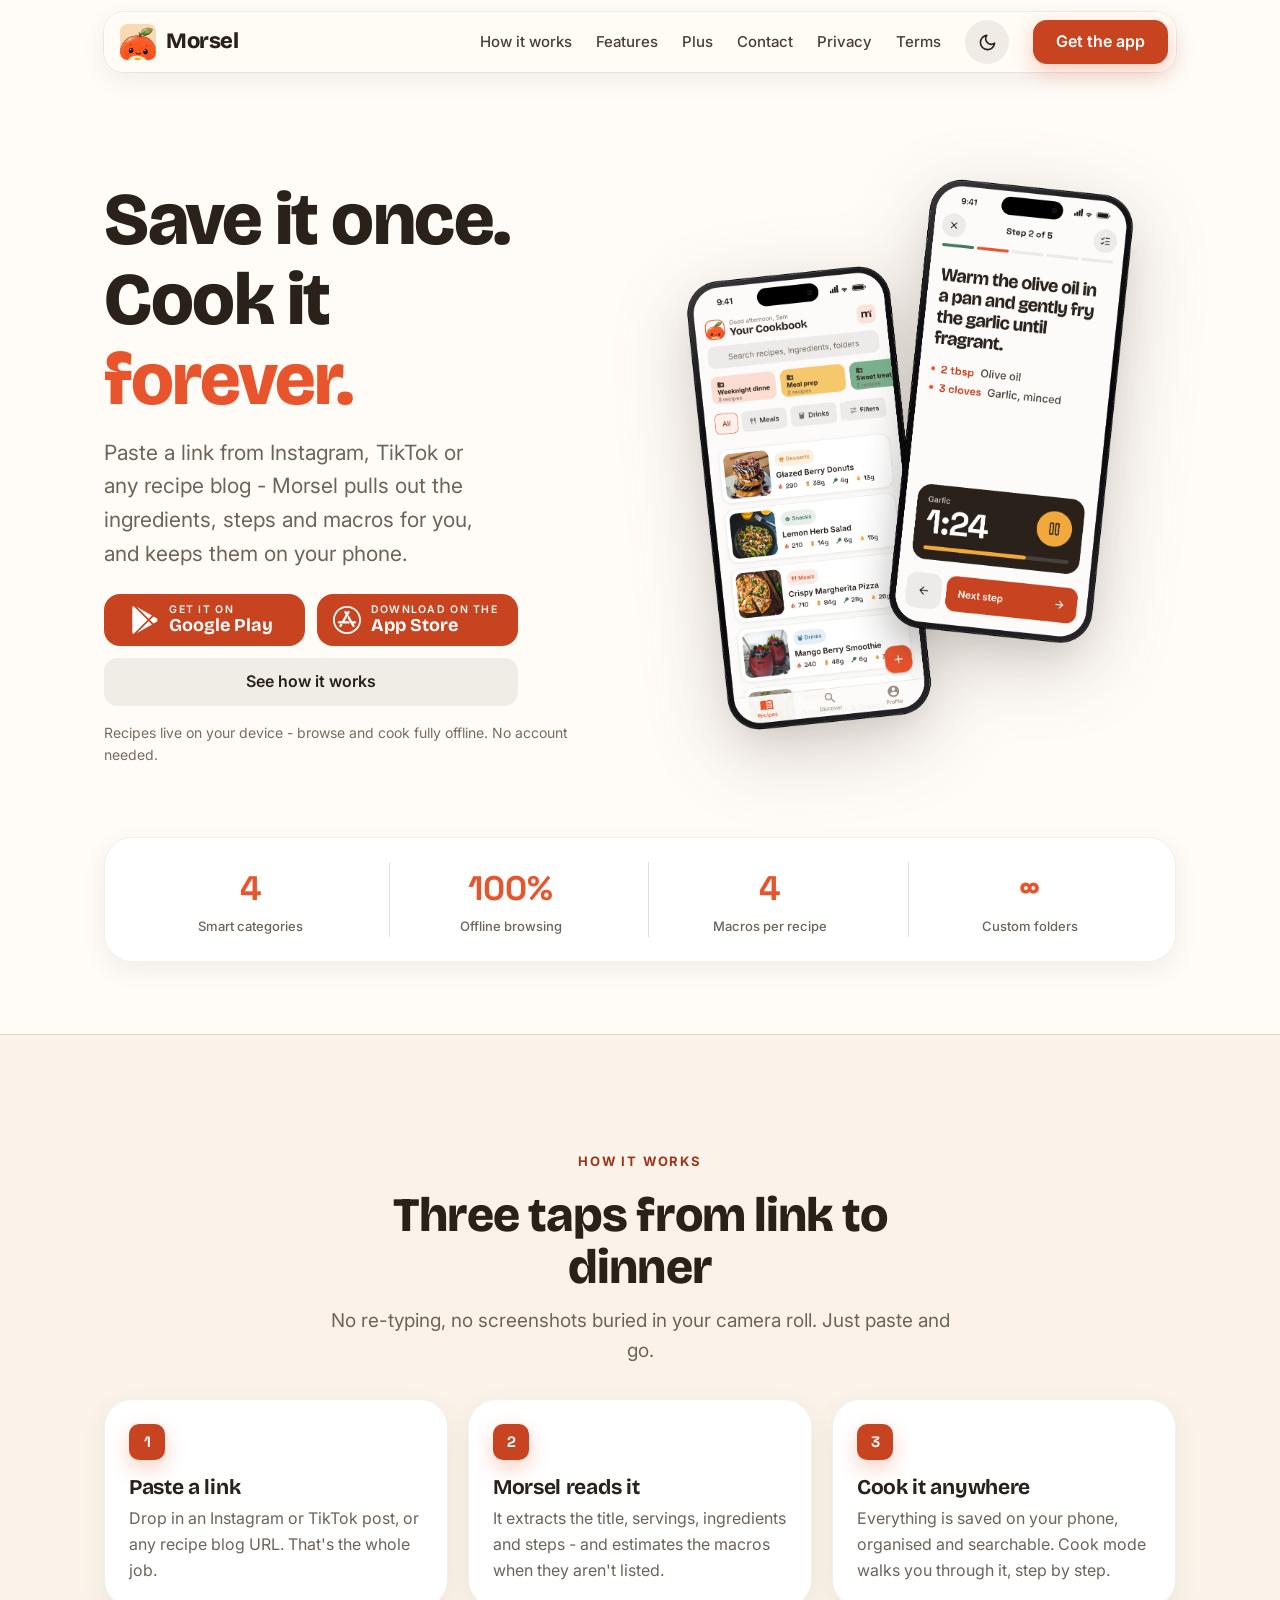
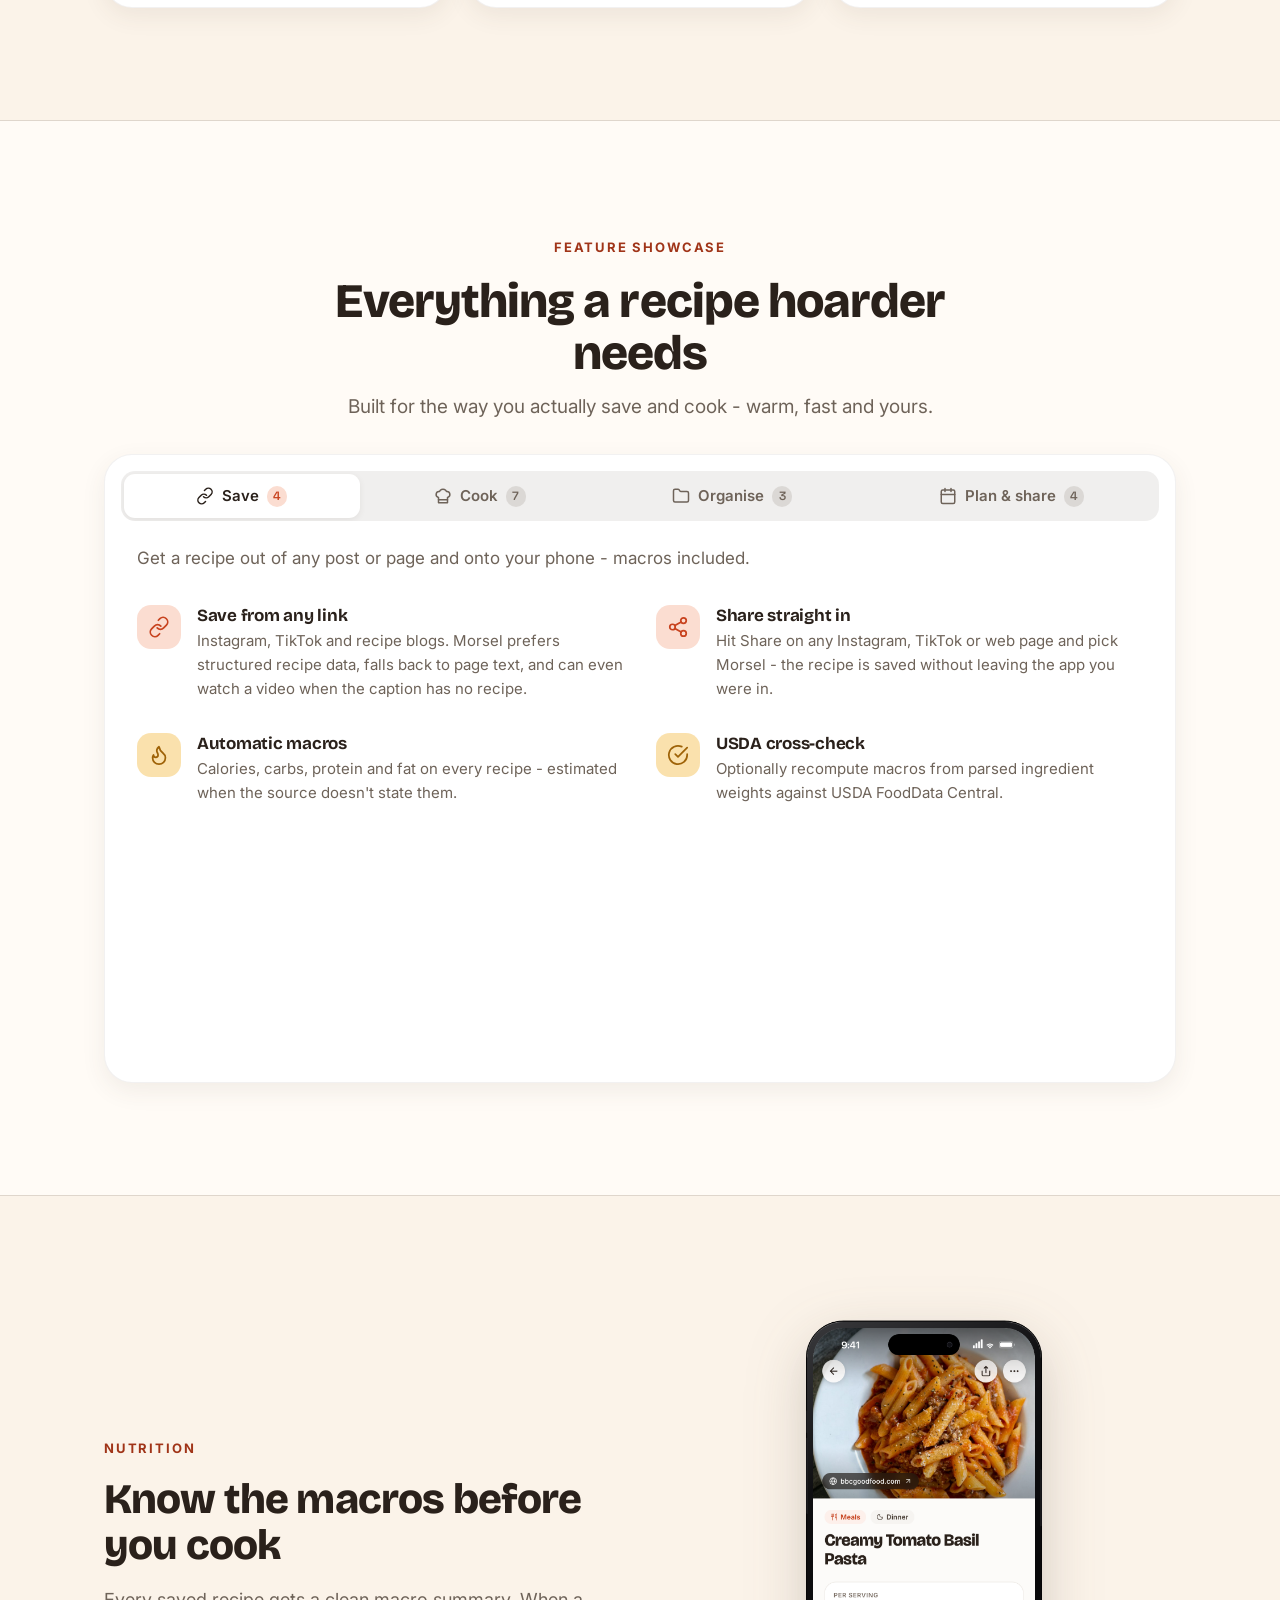
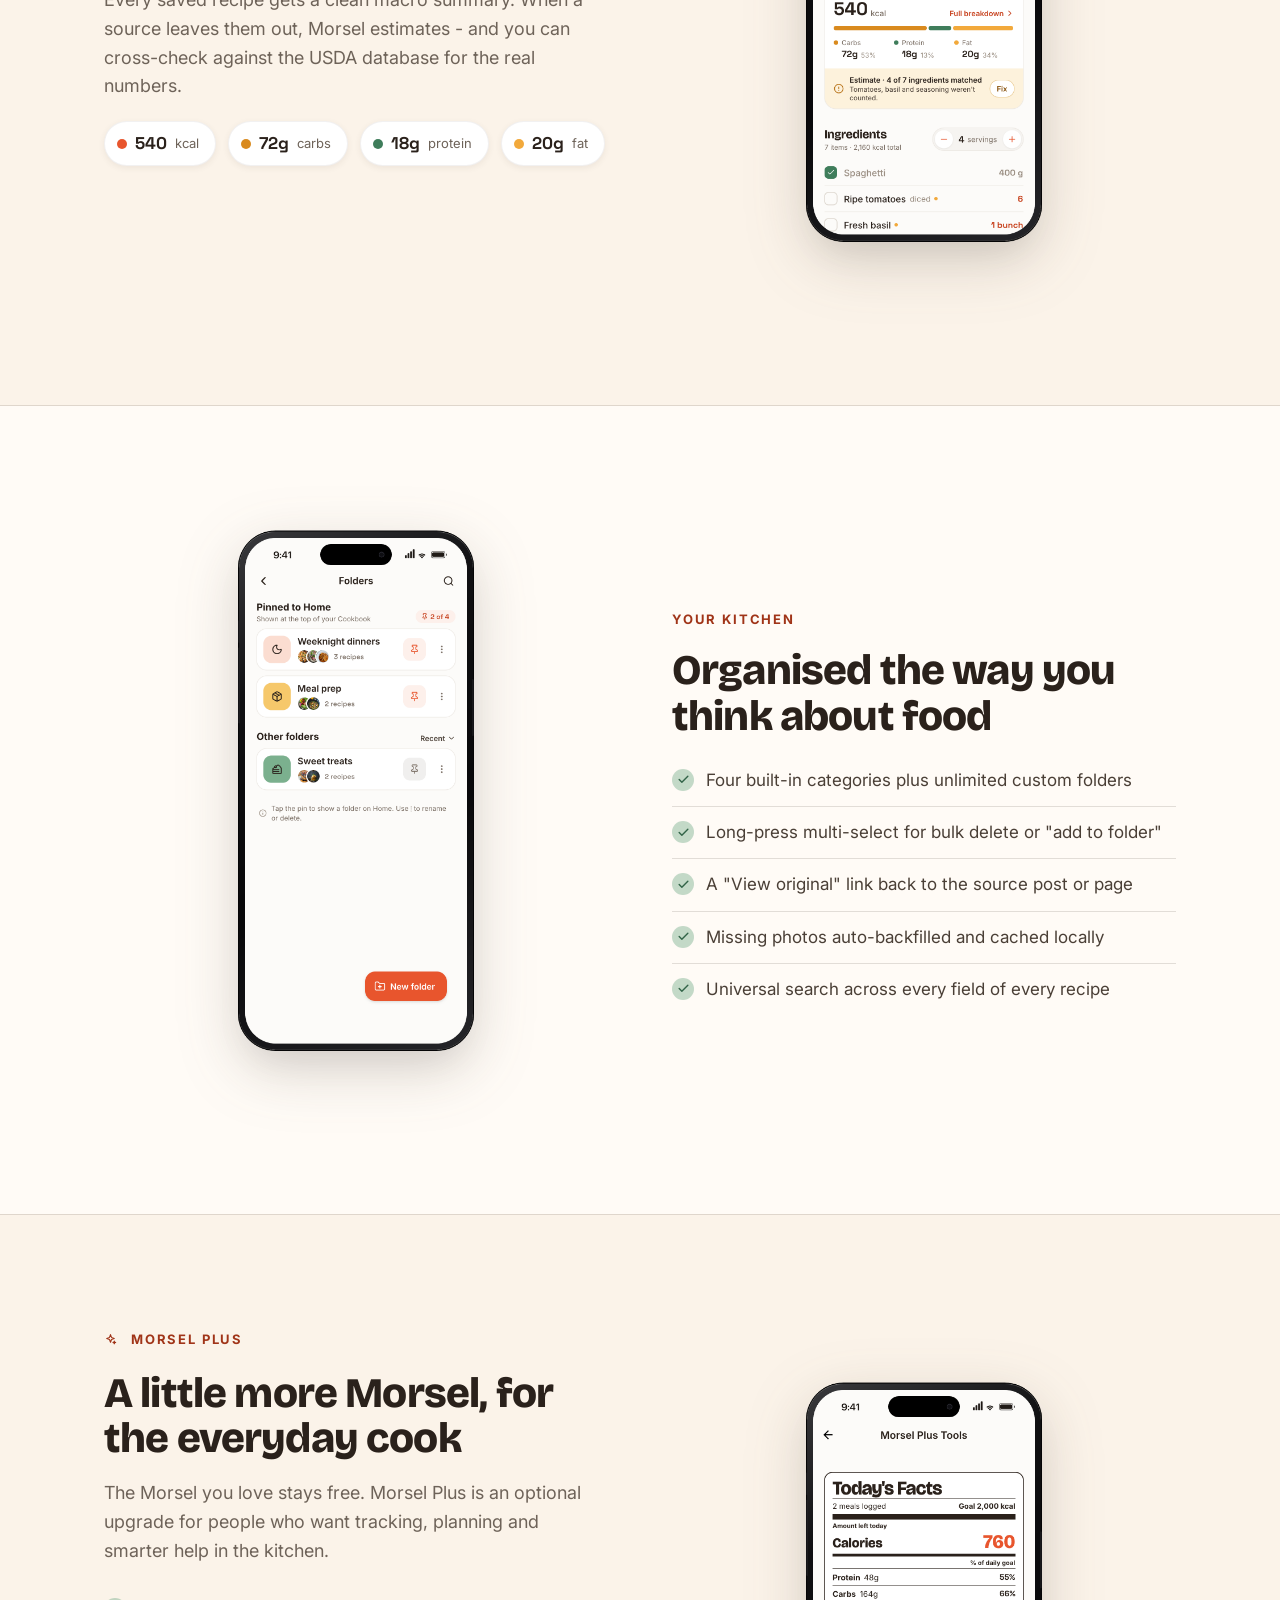
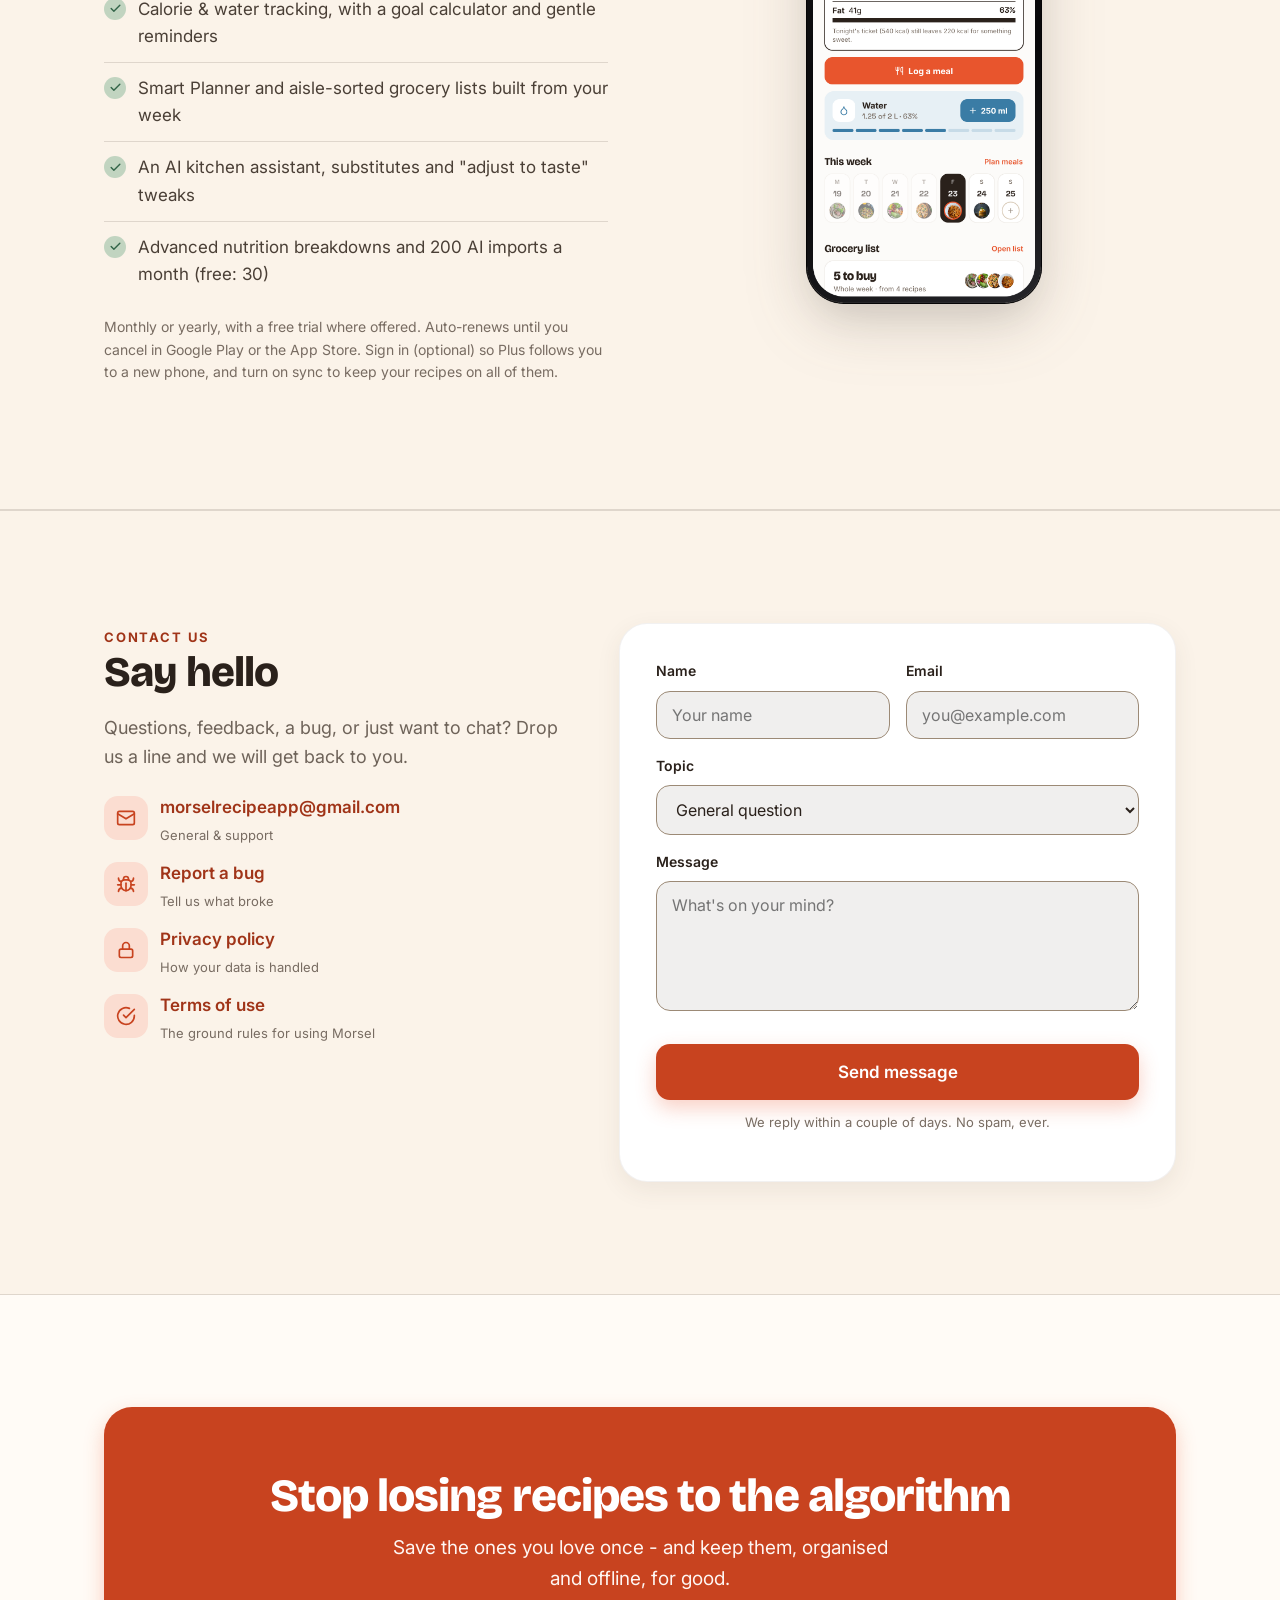
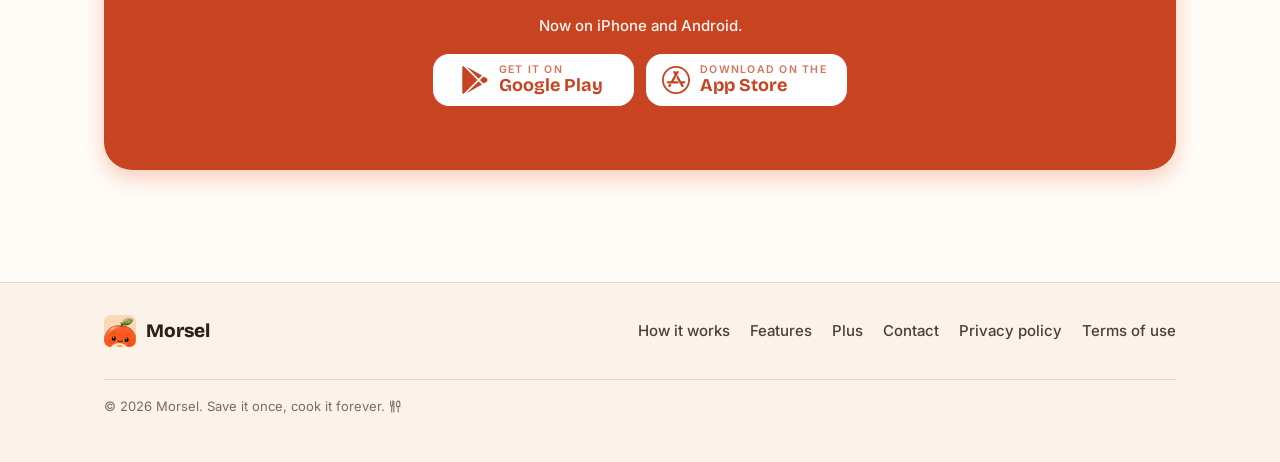
<file: index.html>
<!DOCTYPE html>
<html lang="en">
<head>
  <meta charset="UTF-8" />
  <meta name="viewport" content="width=device-width, initial-scale=1" />
  <title>Morsel - Save it once. Cook it forever.</title>
  <meta name="description" content="Paste a link from Instagram, TikTok or any recipe blog - Morsel pulls out the ingredients, steps and macros, and keeps every recipe on your phone for offline cooking. Plan your week, build grocery lists and discover what other cooks are making." />
  <meta name="theme-color" content="#FFFBF6" media="(prefers-color-scheme: light)" />
  <meta name="theme-color" content="#161514" media="(prefers-color-scheme: dark)" />

  <!-- Open Graph -->
  <meta property="og:title" content="Morsel - Save it once. Cook it forever." />
  <meta property="og:description" content="Save recipes from any link. Ingredients, steps and macros, extracted automatically and kept offline on your phone." />
  <meta property="og:type" content="website" />
  <meta property="og:image" content="assets/img/og-image.png" />

  <link rel="icon" href="assets/img/favicon.png" />
  <link rel="apple-touch-icon" href="assets/img/apple-touch-icon.png" />

  <!-- Design-system fonts: Bricolage Grotesque (display), Inter (UI), Space Grotesk (numerals) -->
  <link rel="preconnect" href="https://fonts.googleapis.com" />
  <link rel="preconnect" href="https://fonts.gstatic.com" crossorigin />
  <link href="https://fonts.googleapis.com/css2?family=Bricolage+Grotesque:opsz,wght@12..96,600;12..96,700;12..96,800&family=Inter:wght@400;500;600;700&family=Space+Grotesk:wght@500;700&display=swap" rel="stylesheet" />

  <link rel="stylesheet" href="assets/css/styles.css" />

  <!-- Deploy-trigger: cache-busting comment -->

  <!-- Marks that scripting is available, so the scroll-reveal styles only ever
       hide content the script is actually able to bring back. The timeout is the
       backstop for the case this runs but main.js never does. -->
  <script>
    // Theme before first paint: an explicit toggle choice wins, otherwise follow
    // the OS. Without script the page stays light.
    (function () {
      var t = null;
      try { t = localStorage.getItem('morsel-theme'); } catch (e) {}
      if (t !== 'dark' && t !== 'light') {
        t = window.matchMedia && matchMedia('(prefers-color-scheme: dark)').matches ? 'dark' : 'light';
      }
      document.documentElement.setAttribute('data-theme', t);
    })();
    document.documentElement.classList.add('js');
    setTimeout(function () {
      if (!window.__morselReady) document.documentElement.classList.remove('js');
    }, 3000);
  </script>
</head>
<body>

  <!-- Icon sprite (flaticon-style line icons). Inlined so Safari renders <use>. -->
  <svg width="0" height="0" style="position:absolute" aria-hidden="true" focusable="false">
    <symbol id="i-moon" viewBox="0 0 24 24"><path d="M21 12.79A9 9 0 1 1 11.21 3 7 7 0 0 0 21 12.79z"/></symbol>
    <symbol id="i-sun" viewBox="0 0 24 24"><circle cx="12" cy="12" r="4"/><path d="M12 2v2M12 20v2M4.9 4.9l1.4 1.4M17.7 17.7l1.4 1.4M2 12h2M20 12h2M4.9 19.1l1.4-1.4M17.7 6.3l1.4-1.4"/></symbol>
    <symbol id="i-paperclip" viewBox="0 0 24 24"><path d="M21.44 11.05l-9.19 9.19a5 5 0 0 1-7.07-7.07l9.19-9.19a3.5 3.5 0 0 1 4.95 4.95l-9.2 9.19a2 2 0 0 1-2.83-2.83l8.49-8.48"/></symbol>
    <symbol id="i-lock" viewBox="0 0 24 24"><rect x="4" y="11" width="16" height="10" rx="2"/><path d="M8 11V7a4 4 0 0 1 8 0v4"/></symbol>
    <symbol id="i-link" viewBox="0 0 24 24"><path d="M10 13a5 5 0 0 0 7.07 0l3-3a5 5 0 0 0-7.07-7.07l-1.72 1.71"/><path d="M14 11a5 5 0 0 0-7.07 0l-3 3a5 5 0 0 0 7.07 7.07l1.71-1.71"/></symbol>
    <symbol id="i-flame" viewBox="0 0 24 24"><path d="M8.5 14.5A2.5 2.5 0 0 0 11 12c0-1.38-.5-2-1-3-1.07-2.14-.22-4.05 2-6 .5 2.5 2 4.9 4 6.5 2 1.6 3 3.5 3 5.5a7 7 0 1 1-14 0c0-1.15.43-2.29 1-3a2.5 2.5 0 0 0 2.5 2.5z"/></symbol>
    <symbol id="i-folder" viewBox="0 0 24 24"><path d="M4 20h16a2 2 0 0 0 2-2V8a2 2 0 0 0-2-2h-7.93a2 2 0 0 1-1.66-.9l-.82-1.2A2 2 0 0 0 7.93 3H4a2 2 0 0 0-2 2v13c0 1.1.9 2 2 2z"/></symbol>
    <symbol id="i-offline" viewBox="0 0 24 24"><path d="M12 20h.01"/><path d="M8.5 16.5a5 5 0 0 1 7 0"/><path d="M2 8.82a15 15 0 0 1 4.17-2.65"/><path d="M10.66 5c4.01-.36 8.14.9 11.34 3.76"/><path d="M16.85 11.25a10 10 0 0 1 2.22 1.68"/><path d="M5 13a10 10 0 0 1 5.24-2.76"/><line x1="2" y1="2" x2="22" y2="22"/></symbol>
    <symbol id="i-chef" viewBox="0 0 24 24"><path d="M6 13.87A4 4 0 0 1 7.41 6a5.11 5.11 0 0 1 1.05-1.54 5 5 0 0 1 7.08 0A5.11 5.11 0 0 1 16.59 6 4 4 0 0 1 18 13.87V21H6Z"/><line x1="6" y1="17" x2="18" y2="17"/></symbol>
    <symbol id="i-search" viewBox="0 0 24 24"><circle cx="11" cy="11" r="7"/><line x1="21" y1="21" x2="16.65" y2="16.65"/></symbol>
    <symbol id="i-scale" viewBox="0 0 24 24"><path d="m16 16 3-8 3 8c-.87.65-1.92 1-3 1s-2.13-.35-3-1Z"/><path d="m2 16 3-8 3 8c-.87.65-1.92 1-3 1s-2.13-.35-3-1Z"/><path d="M7 21h10"/><path d="M12 3v18"/><path d="M3 7h2c2 0 5-1 7-2 2 1 5 2 7 2h2"/></symbol>
    <symbol id="i-check-circle" viewBox="0 0 24 24"><path d="M22 11.08V12a10 10 0 1 1-5.93-9.14"/><polyline points="22 4 12 14.01 9 11.01"/></symbol>
    <symbol id="i-contrast" viewBox="0 0 24 24"><circle cx="12" cy="12" r="9"/><path d="M12 3a9 9 0 0 1 0 18z" fill="currentColor" stroke="none"/></symbol>
    <symbol id="i-mail" viewBox="0 0 24 24"><rect x="2" y="4" width="20" height="16" rx="2"/><path d="m2 7 10 6 10-6"/></symbol>
    <symbol id="i-bug" viewBox="0 0 24 24"><path d="M9 7.13V6a3 3 0 1 1 6 0v1.13"/><path d="M12 20c-3.3 0-6-2.7-6-6v-3a4 4 0 0 1 4-4h4a4 4 0 0 1 4 4v3c0 3.3-2.7 6-6 6Z"/><path d="M12 20v-9"/><path d="M6.5 9C4.6 8.8 3 7.1 3 5"/><path d="M6 13H2"/><path d="M3 21c0-2.1 1.7-3.9 3.8-4"/><path d="M21 5c0 2.1-1.6 3.8-3.5 4"/><path d="M22 13h-4"/><path d="M17.2 17c2.1.1 3.8 1.9 3.8 4"/></symbol>
    <symbol id="i-utensils" viewBox="0 0 24 24"><path d="M3 2v7a2 2 0 0 0 2 2h0a2 2 0 0 0 2-2V2"/><path d="M5 11v11"/><path d="M9 2v20"/><path d="M17 2c-1.7 0-3 1.8-3 4v6h6V6c0-2.2-1.3-4-3-4z"/><path d="M17 12v10"/></symbol>
    <symbol id="i-check" viewBox="0 0 24 24"><polyline points="20 6 9 17 4 12"/></symbol>
    <symbol id="i-menu" viewBox="0 0 24 24"><path d="M4 7h16M4 12h16M4 17h16"/></symbol>
    <symbol id="i-close" viewBox="0 0 24 24"><path d="M6 6l12 12M18 6 6 18"/></symbol>
    <symbol id="i-globe" viewBox="0 0 24 24"><circle cx="12" cy="12" r="9"/><path d="M3 12h18"/><path d="M12 3a14 14 0 0 1 0 18a14 14 0 0 1 0-18z"/></symbol>
    <symbol id="i-calendar" viewBox="0 0 24 24"><rect x="3" y="4" width="18" height="18" rx="2"/><path d="M16 2v4M8 2v4M3 10h18"/></symbol>
    <symbol id="i-cart" viewBox="0 0 24 24"><circle cx="8" cy="21" r="1"/><circle cx="19" cy="21" r="1"/><path d="M2.05 2.05h2l2.66 12.42a2 2 0 0 0 2 1.58h9.78a2 2 0 0 0 1.95-1.57l1.65-7.43H5.12"/></symbol>
    <symbol id="i-users" viewBox="0 0 24 24"><path d="M16 21v-2a4 4 0 0 0-4-4H6a4 4 0 0 0-4 4v2"/><circle cx="9" cy="7" r="4"/><path d="M22 21v-2a4 4 0 0 0-3-3.87M16 3.13a4 4 0 0 1 0 7.75"/></symbol>
    <symbol id="i-download" viewBox="0 0 24 24"><path d="M21 15v4a2 2 0 0 1-2 2H5a2 2 0 0 1-2-2v-4"/><polyline points="7 10 12 15 17 10"/><line x1="12" y1="15" x2="12" y2="3"/></symbol>
    <symbol id="i-share" viewBox="0 0 24 24"><circle cx="18" cy="5" r="3"/><circle cx="6" cy="12" r="3"/><circle cx="18" cy="19" r="3"/><path d="M8.59 13.51l6.83 3.98M15.41 6.51l-6.82 3.98"/></symbol>
    <!-- App Store and Google Play glyphs: Font Awesome Free (CC BY 4.0), https://fontawesome.com/license/free -->
    <symbol id="i-play" viewBox="89 64 467 512"><path fill="currentColor" stroke="none" d="M389.6 298.3L168.9 77L449.7 238.2L389.6 298.3zM111.3 64C98.3 70.8 89.6 83.2 89.6 99.3L89.6 540.6C89.6 556.7 98.3 569.1 111.3 575.9L367.9 319.9L111.3 64zM536.5 289.6L477.6 255.5L411.9 320L477.6 384.5L537.7 350.4C555.7 336.1 555.7 303.9 536.5 289.6zM168.9 563L449.7 401.8L389.6 341.7L168.9 563z"/></symbol>
    <symbol id="i-appstore" viewBox="72 72 496 496"><path fill="currentColor" stroke="none" d="M319.9 184.9L329 169.2C334.6 159.4 347.1 156.1 356.9 161.7C366.7 167.3 370 179.8 364.4 189.6L276.9 341.1L340.2 341.1C360.7 341.1 372.2 365.2 363.3 381.9L177.8 381.9C166.5 381.9 157.4 372.8 157.4 361.5C157.4 350.2 166.5 341.1 177.8 341.1L229.8 341.1L296.4 225.7L275.6 189.6C270 179.8 273.3 167.4 283.1 161.7C292.9 156.1 305.3 159.4 311 169.2L319.9 184.9zM241.2 402.9L221.6 436.9C216 446.7 203.5 450 193.7 444.4C183.9 438.8 180.6 426.3 186.2 416.5L200.8 391.3C217.2 386.2 230.6 390.1 241.2 402.9zM410.1 341.2L463.2 341.2C474.5 341.2 483.6 350.3 483.6 361.6C483.6 372.9 474.5 382 463.2 382L433.7 382L453.6 416.5C459.2 426.3 455.9 438.7 446.1 444.4C436.3 450 423.9 446.7 418.2 436.9C384.7 378.8 359.5 335.3 342.8 306.3C325.7 276.8 337.9 247.2 350 237.2C363.4 260.2 383.4 294.9 410.1 341.2zM320 72C183 72 72 183 72 320C72 457 183 568 320 568C457 568 568 457 568 320C568 183 457 72 320 72zM104 320C104 200.7 200.7 104 320 104C439.3 104 536 200.7 536 320C536 439.3 439.3 536 320 536C200.7 536 104 439.3 104 320z"/></symbol>
    <symbol id="i-sliders" viewBox="0 0 24 24"><path d="M4 6h10M18 6h2M4 12h4M12 12h8M4 18h12M20 18h0"/><circle cx="16" cy="6" r="2"/><circle cx="10" cy="12" r="2"/><circle cx="18" cy="18" r="2"/></symbol>
    <symbol id="i-droplet" viewBox="0 0 24 24"><path d="M12 2.7 6.3 9a7.5 7.5 0 1 0 11.4 0z"/></symbol>
    <symbol id="i-sparkle" viewBox="0 0 24 24"><path d="M12 3l1.9 5.1L19 10l-5.1 1.9L12 17l-1.9-5.1L5 10l5.1-1.9L12 3z"/><path d="M19 15l.7 1.8L21.5 17.5 19.7 18.2 19 20l-.7-1.8L16.5 17.5l1.8-.7L19 15z"/></symbol>
  </svg>

  <!-- ===================== Header ===================== -->
  <header class="site-header">
    <div class="wrap nav glass">
      <a class="brand" href="#top">
        <img src="assets/img/logo-mascot.png" alt="" />
        Morsel
      </a>
      <nav class="nav-links" aria-label="Primary">
        <a class="link" href="#how">How it works</a>
        <a class="link" href="#features">Features</a>
        <a class="link" href="#plus">Plus</a>
        <a class="link" href="#contact">Contact</a>
        <a class="link" href="privacy.html">Privacy</a>
        <a class="link" href="terms.html">Terms</a>
        <button class="theme-toggle" type="button" aria-label="Toggle theme"><svg class="i" aria-hidden="true" focusable="false"><use href="#i-moon"></use></svg></button>
        <a class="btn btn-primary" href="https://play.google.com/store/apps/details?id=com.savr.myapp&amp;pcampaignid=web_share" target="_blank" rel="noopener">Get the app</a>
        <button class="nav-toggle" type="button" aria-label="Open menu" aria-expanded="false" aria-controls="mobile-nav"><svg class="i" aria-hidden="true" focusable="false"><use href="#i-menu"></use></svg></button>
      </nav>
    </div>
    <div class="nav-panel glass" id="mobile-nav" hidden>
      <nav class="wrap" aria-label="Menu">
        <a class="link" href="#how">How it works</a>
        <a class="link" href="#features">Features</a>
        <a class="link" href="#plus">Plus</a>
        <a class="link" href="#contact">Contact</a>
        <a class="link" href="privacy.html">Privacy</a>
        <a class="link" href="terms.html">Terms</a>
        <a class="btn btn-primary" href="https://play.google.com/store/apps/details?id=com.savr.myapp&amp;pcampaignid=web_share" target="_blank" rel="noopener">Get the app</a>
      </nav>
    </div>
  </header>

  <main id="top">

    <!-- ===================== Hero ===================== -->
    <section class="hero">
      <div class="wrap hero-grid">
        <div class="hero-copy">
          <h1>Save it once.<br />Cook it <span class="accent">forever.</span></h1>
          <p class="hero-sub">Paste a link from Instagram, TikTok or any recipe blog - Morsel pulls out the ingredients, steps and macros for you, and keeps them on your phone.</p>
          <div class="hero-cta">
            <a class="store-btn" href="https://play.google.com/store/apps/details?id=com.savr.myapp&amp;pcampaignid=web_share" target="_blank" rel="noopener" aria-label="Get it on Google Play">
              <svg class="i" aria-hidden="true" focusable="false"><use href="#i-play"></use></svg>
              <span><span class="store-sub">Get it on</span><span class="store-title">Google Play</span></span>
            </a>
            <a class="store-btn" href="https://apps.apple.com/us/app/morsel-recipe-cookbook/id6823249416" target="_blank" rel="noopener" aria-label="Download on the App Store">
              <svg class="i" aria-hidden="true" focusable="false"><use href="#i-appstore"></use></svg>
              <span><span class="store-sub">Download on the</span><span class="store-title">App Store</span></span>
            </a>
            <a class="btn btn-secondary" href="#how">See how it works</a>
          </div>
          <p class="hero-note">Recipes live on your device - browse and cook fully offline. No account needed.</p>
        </div>

        <div class="phone-shell">
          <img src="assets/img/phone-duo.png" alt="Two Morsel screens side by side - the saved-recipes home screen and the step-by-step Cook Mode" />
        </div>
      </div>

      <div class="wrap">
        <div class="stats reveal">
          <div class="stat"><div class="num">4</div><div class="label">Smart categories</div></div>
          <div class="stat"><div class="num">100%</div><div class="label">Offline browsing</div></div>
          <div class="stat"><div class="num">4</div><div class="label">Macros per recipe</div></div>
          <div class="stat"><div class="num">∞</div><div class="label">Custom folders</div></div>
        </div>
      </div>
    </section>

    <!-- ===================== How it works ===================== -->
    <section class="section tint" id="how">
      <div class="wrap">
        <div class="section-head center reveal">
          <span class="eyebrow">How it works</span>
          <h2>Three taps from link to dinner</h2>
          <p>No re-typing, no screenshots buried in your camera roll. Just paste and go.</p>
        </div>
        <div class="steps">
          <div class="step reveal">
            <div class="n">1</div>
            <h3>Paste a link</h3>
            <p>Drop in an Instagram or TikTok post, or any recipe blog URL. That's the whole job.</p>
          </div>
          <div class="step reveal">
            <div class="n">2</div>
            <h3>Morsel reads it</h3>
            <p>It extracts the title, servings, ingredients and steps - and estimates the macros when they aren't listed.</p>
          </div>
          <div class="step reveal">
            <div class="n">3</div>
            <h3>Cook it anywhere</h3>
            <p>Everything is saved on your phone, organised and searchable. Cook mode walks you through it, step by step.</p>
          </div>
        </div>
      </div>
    </section>

    <!-- ===================== Feature showcase ===================== -->
    <section class="section" id="features">
      <div class="wrap">
        <div class="section-head center reveal">
          <span class="eyebrow">Feature showcase</span>
          <h2>Everything a recipe hoarder needs</h2>
          <p>Built for the way you actually save and cook - warm, fast and yours.</p>
        </div>

        <!-- Grouped into tabs so the list can keep growing without turning into a
             wall of cards. Without JS every group is shown stacked, each with its
             own heading; main.js turns the bar into real ARIA tabs. -->
        <div class="feature-tabs reveal">
          <div class="ftab-bar" role="tablist" aria-label="Feature groups">
            <button class="ftab" role="tab" id="ftab-save" aria-controls="fpanel-save" aria-selected="true">
              <svg class="i"><use href="#i-link"></use></svg> Save <span class="count">4</span>
            </button>
            <button class="ftab" role="tab" id="ftab-cook" aria-controls="fpanel-cook" aria-selected="false" tabindex="-1">
              <svg class="i"><use href="#i-chef"></use></svg> Cook <span class="count">7</span>
            </button>
            <button class="ftab" role="tab" id="ftab-organise" aria-controls="fpanel-organise" aria-selected="false" tabindex="-1">
              <svg class="i"><use href="#i-folder"></use></svg> Organise <span class="count">3</span>
            </button>
            <button class="ftab" role="tab" id="ftab-plan" aria-controls="fpanel-plan" aria-selected="false" tabindex="-1">
              <svg class="i"><use href="#i-calendar"></use></svg> Plan &amp; share <span class="count">4</span>
            </button>
          </div>

          <div class="fpanel-stack">
            <div class="fpanel" role="tabpanel" id="fpanel-save" aria-labelledby="ftab-save">
              <div class="fpanel-intro">
                <h3>Save</h3>
                <p>Get a recipe out of any post or page and onto your phone - macros included.</p>
              </div>
              <div class="frows">
                <article class="frow">
                  <div class="ico paprika"><svg class="i"><use href="#i-link"></use></svg></div>
                  <div><h4>Save from any link</h4><p>Instagram, TikTok and recipe blogs. Morsel prefers structured recipe data, falls back to page text, and can even watch a video when the caption has no recipe.</p></div>
                </article>
                <article class="frow">
                  <div class="ico paprika"><svg class="i"><use href="#i-share"></use></svg></div>
                  <div><h4>Share straight in</h4><p>Hit Share on any Instagram, TikTok or web page and pick Morsel - the recipe is saved without leaving the app you were in.</p></div>
                </article>
                <article class="frow">
                  <div class="ico honey"><svg class="i"><use href="#i-flame"></use></svg></div>
                  <div><h4>Automatic macros</h4><p>Calories, carbs, protein and fat on every recipe - estimated when the source doesn't state them.</p></div>
                </article>
                <article class="frow">
                  <div class="ico honey"><svg class="i"><use href="#i-check-circle"></use></svg></div>
                  <div><h4>USDA cross-check</h4><p>Optionally recompute macros from parsed ingredient weights against USDA FoodData Central.</p></div>
                </article>
              </div>
            </div>

            <div class="fpanel" role="tabpanel" id="fpanel-cook" aria-labelledby="ftab-cook">
              <div class="fpanel-intro">
                <h3>Cook</h3>
                <p>Everything you need at the stove, even with no signal.</p>
              </div>
              <div class="frows">
                <article class="frow">
                  <div class="ico paprika"><svg class="i"><use href="#i-chef"></use></svg></div>
                  <div><h4>Cook mode</h4><p>A full-screen, one-step-at-a-time view with tap-to-advance zones, a progress bar, an ingredient peek, and a soft chime when a step timer runs out.</p></div>
                </article>
                <article class="frow">
                  <div class="ico basil"><svg class="i"><use href="#i-scale"></use></svg></div>
                  <div><h4>Scale &amp; convert</h4><p>A serving stepper live-scales quantities and macros, with metric ⇄ imperial conversion built in.</p></div>
                </article>
                <article class="frow">
                  <div class="ico honey"><svg class="i"><use href="#i-sliders"></use></svg></div>
                  <div><h4>Adjust to taste <span class="plus-tag">Plus</span></h4><p>Dial any ingredient up or down - sugar, salt, gluten, dairy, spice and more - and the rest of the recipe is rebalanced to match.</p></div>
                </article>
                <article class="frow">
                  <div class="ico paprika"><svg class="i"><use href="#i-sparkle"></use></svg></div>
                  <div><h4>Kitchen assistant <span class="plus-tag">Plus</span></h4><p>Smart ingredient swaps and healthier versions of any recipe you've saved.</p></div>
                </article>
                <article class="frow">
                  <div class="ico blueberry"><svg class="i"><use href="#i-offline"></use></svg></div>
                  <div><h4>Works offline</h4><p>Recipes, folders, meal plans and images live on-device. Only saving or discovering new recipes needs the network.</p></div>
                </article>
                <article class="frow">
                  <div class="ico blueberry"><svg class="i"><use href="#i-contrast"></use></svg></div>
                  <div><h4>Light &amp; warm dark</h4><p>A warm, food-forward theme in light and dark, with metric or imperial units - your preference, remembered.</p></div>
                </article>
                <article class="frow">
                  <div class="ico sand"><svg class="i"><use href="#i-globe"></use></svg></div>
                  <div><h4>Speaks your language</h4><p>The app interface is available in English and Español, while each recipe stays faithful to its original source.</p></div>
                </article>
              </div>
            </div>

            <div class="fpanel" role="tabpanel" id="fpanel-organise" aria-labelledby="ftab-organise">
              <div class="fpanel-intro">
                <h3>Organise</h3>
                <p>A cookbook that stays tidy, findable and safe.</p>
              </div>
              <div class="frows">
                <article class="frow">
                  <div class="ico basil"><svg class="i"><use href="#i-folder"></use></svg></div>
                  <div><h4>Categories &amp; folders</h4><p>Meals, Drinks, Snacks and Desserts out of the box, plus custom folders for your own collections.</p></div>
                </article>
                <article class="frow">
                  <div class="ico sand"><svg class="i"><use href="#i-search"></use></svg></div>
                  <div><h4>Search everything</h4><p>Find recipes by title, ingredient, step, note, category, folder or source link - instantly.</p></div>
                </article>
                <article class="frow">
                  <div class="ico sand"><svg class="i"><use href="#i-download"></use></svg></div>
                  <div><h4>Backup &amp; restore</h4><p>Your cookbook is mirrored automatically, and you can export one backup file to Files or Drive and import it on a new phone. With Morsel Plus, you can also turn on sync to keep your recipes, folders and photos on every phone you sign in on.</p></div>
                </article>
              </div>
            </div>

            <div class="fpanel" role="tabpanel" id="fpanel-plan" aria-labelledby="ftab-plan">
              <div class="fpanel-intro">
                <h3>Plan &amp; share</h3>
                <p>Plan the week, shop once, and see what other cooks are making.</p>
              </div>
              <div class="frows">
                <article class="frow">
                  <div class="ico honey"><svg class="i"><use href="#i-calendar"></use></svg></div>
                  <div><h4>Smart Planner <span class="plus-tag">Plus</span></h4><p>A week of meals planned around your daily calorie goal, drawing on your cookbook first.</p></div>
                </article>
                <article class="frow">
                  <div class="ico blueberry"><svg class="i"><use href="#i-cart"></use></svg></div>
                  <div><h4>Grocery lists <span class="plus-tag">Plus</span></h4><p>One tidy, aisle-sorted list from your meal plan, with shopping-trip and weekly reminders. Export to Reminders on iPhone or Calendar on Android.</p></div>
                </article>
                <article class="frow">
                  <div class="ico paprika"><svg class="i"><use href="#i-droplet"></use></svg></div>
                  <div><h4>Calories &amp; water <span class="plus-tag">Plus</span></h4><p>Log what you eat - by hand or straight from a saved recipe - and what you drink, against daily goals, with widgets for calories, water and your grocery list on your home screen.</p></div>
                </article>
                <article class="frow">
                  <div class="ico basil"><svg class="i"><use href="#i-users"></use></svg></div>
                  <div><h4>Discover &amp; community</h4><p>Search recipes other cooks have saved or shared, remix them, and suggest improvements. Vote on ideas for Morsel's next features.</p></div>
                </article>
              </div>
            </div>
          </div>
        </div>
      </div>
    </section>

    <!-- ===================== Spotlight: macros ===================== -->
    <section class="section spotlight">
      <div class="wrap spotlight-grid">
        <div class="reveal">
          <span class="eyebrow">Nutrition</span>
          <h2 style="font-size:clamp(28px,4vw,42px);margin:16px 0 12px;">Know the macros before you cook</h2>
          <p style="color:var(--muted);font-size:18px;">Every saved recipe gets a clean macro summary. When a source leaves them out, Morsel estimates - and you can cross-check against the USDA database for the real numbers.</p>
          <div class="macro-row">
            <span class="macro cal"><span class="dot" aria-hidden="true"></span><span class="v">540</span><span class="k">kcal</span></span>
            <span class="macro carb"><span class="dot" aria-hidden="true"></span><span class="v">72g</span><span class="k">carbs</span></span>
            <span class="macro pro"><span class="dot" aria-hidden="true"></span><span class="v">18g</span><span class="k">protein</span></span>
            <span class="macro fat"><span class="dot" aria-hidden="true"></span><span class="v">20g</span><span class="k">fat</span></span>
          </div>
        </div>
        <div class="media reveal">
          <img src="assets/img/morsel-macros.png" alt="A Morsel recipe screen showing the per-serving macro breakdown and a USDA cross-check" />
        </div>
      </div>
    </section>

    <!-- ===================== Spotlight: organise ===================== -->
    <section class="section">
      <div class="wrap spotlight-grid flip">
        <div class="media reveal">
          <img src="assets/img/morsel-organize.png" alt="The Morsel Folders screen with pinned folders shown at the top of the Cookbook" />
        </div>
        <div class="reveal">
          <span class="eyebrow">Your kitchen</span>
          <h2 style="font-size:clamp(28px,4vw,42px);margin:16px 0 12px;">Organised the way you think about food</h2>
          <ul class="feature-list">
            <li><span class="check"><svg class="i"><use href="#i-check"></use></svg></span> Four built-in categories plus unlimited custom folders</li>
            <li><span class="check"><svg class="i"><use href="#i-check"></use></svg></span> Long-press multi-select for bulk delete or "add to folder"</li>
            <li><span class="check"><svg class="i"><use href="#i-check"></use></svg></span> A "View original" link back to the source post or page</li>
            <li><span class="check"><svg class="i"><use href="#i-check"></use></svg></span> Missing photos auto-backfilled and cached locally</li>
            <li><span class="check"><svg class="i"><use href="#i-check"></use></svg></span> Universal search across every field of every recipe</li>
          </ul>
        </div>
      </div>
    </section>

    <!-- ===================== Morsel Plus ===================== -->
    <section class="section tint" id="plus">
      <div class="wrap spotlight-grid">
        <div class="reveal">
          <span class="eyebrow"><svg class="i" style="vertical-align:-3px;margin-right:6px"><use href="#i-sparkle"></use></svg>Morsel Plus</span>
          <h2 style="font-size:clamp(28px,4vw,42px);margin:16px 0 12px;">A little more Morsel, for the everyday cook</h2>
          <p style="color:var(--muted);font-size:18px;">The Morsel you love stays free. Morsel Plus is an optional upgrade for people who want tracking, planning and smarter help in the kitchen.</p>
          <ul class="feature-list">
            <li><span class="check"><svg class="i"><use href="#i-check"></use></svg></span> Calorie &amp; water tracking, with a goal calculator and gentle reminders</li>
            <li><span class="check"><svg class="i"><use href="#i-check"></use></svg></span> Smart Planner and aisle-sorted grocery lists built from your week</li>
            <li><span class="check"><svg class="i"><use href="#i-check"></use></svg></span> An AI kitchen assistant, substitutes and "adjust to taste" tweaks</li>
            <li><span class="check"><svg class="i"><use href="#i-check"></use></svg></span> Advanced nutrition breakdowns and 200 AI imports a month (free: 30)</li>
          </ul>
          <p class="hero-note">Monthly or yearly, with a free trial where offered. Auto-renews until you cancel in Google Play or the App Store. Sign in (optional) so Plus follows you to a new phone, and turn on sync to keep your recipes on all of them.</p>
        </div>
        <div class="media reveal">
          <img src="assets/img/morsel-plus.png" alt="The Morsel Plus tools screen with today's calories left, water progress, the week's meals and the grocery list" />
        </div>
      </div>
    </section>

    <!-- ===================== Contact ===================== -->
    <section class="section spotlight" id="contact">
      <div class="wrap contact-grid">
        <div class="contact-copy reveal">
          <span class="eyebrow">Contact us</span>
          <h2>Say hello</h2>
          <p>Questions, feedback, a bug, or just want to chat? Drop us a line and we will get back to you.</p>
          <ul class="contact-links">
            <li>
              <span class="ci"><svg class="i"><use href="#i-mail"></use></svg></span>
              <span><a href="mailto:morselrecipeapp@gmail.com">morselrecipeapp@gmail.com</a><small>General &amp; support</small></span>
            </li>
            <li>
              <span class="ci"><svg class="i"><use href="#i-bug"></use></svg></span>
              <span><a href="mailto:morselrecipeapp@gmail.com?subject=Bug%20report">Report a bug</a><small>Tell us what broke</small></span>
            </li>
            <li>
              <span class="ci"><svg class="i"><use href="#i-lock"></use></svg></span>
              <span><a href="privacy.html">Privacy policy</a><small>How your data is handled</small></span>
            </li>
            <li>
              <span class="ci"><svg class="i"><use href="#i-check-circle"></use></svg></span>
              <span><a href="terms.html">Terms of use</a><small>The ground rules for using Morsel</small></span>
            </li>
          </ul>
        </div>

        <!--
          Contact form.
          To make this actually deliver mail on GitHub Pages:
            1. Create a free form at https://formspree.io (or similar).
            2. Put your endpoint in data-endpoint below. Leave it empty and the
               form falls back to a pre-filled email draft (assets/js/main.js).

          `action` stays a mailto: on purpose. It is only ever used when the
          script doesn't run, and it must not point at an endpoint that isn't
          live - a POST to a dead URL navigates away and destroys whatever the
          visitor typed.
        -->
        <form class="form-card reveal" id="contact-form"
              data-endpoint=""
              action="mailto:morselrecipeapp@gmail.com" method="POST" enctype="text/plain">
          <div class="field-row">
            <div class="field">
              <label for="name">Name</label>
              <input id="name" name="name" type="text" autocomplete="name" required placeholder="Your name" />
            </div>
            <div class="field">
              <label for="email">Email</label>
              <input id="email" name="email" type="email" autocomplete="email" required placeholder="you@example.com" />
            </div>
          </div>
          <div class="field">
            <label for="topic">Topic</label>
            <select id="topic" name="topic">
              <option>General question</option>
              <option>Bug report</option>
              <option>Feature request</option>
              <option>Privacy &amp; data</option>
            </select>
          </div>
          <div class="field">
            <label for="message">Message</label>
            <textarea id="message" name="message" required placeholder="What's on your mind?"></textarea>
          </div>
          <noscript>
            <p class="form-hint">JavaScript is off, so sending will hand this to your email app. If nothing opens, write to morselrecipeapp@gmail.com instead - your message stays in the fields above either way.</p>
          </noscript>
          <button class="btn btn-primary btn-lg" type="submit">Send message</button>
          <p class="form-hint">We reply within a couple of days. No spam, ever.</p>
          <div class="form-status" id="form-status" role="status" aria-live="polite"></div>
        </form>
      </div>
    </section>

    <!-- ===================== CTA band ===================== -->
    <section class="section cta-band">
      <div class="wrap">
        <div class="cta-inner reveal">
          <h2>Stop losing recipes to the algorithm</h2>
          <p>Save the ones you love once - and keep them, organised and offline, for good.</p>
          <p class="now-on">Now on iPhone and Android.</p>
          <div class="store-row">
          <a class="store-btn" href="https://play.google.com/store/apps/details?id=com.savr.myapp&amp;pcampaignid=web_share" target="_blank" rel="noopener" aria-label="Get it on Google Play">
            <svg class="i" aria-hidden="true" focusable="false"><use href="#i-play"></use></svg>
            <span><span class="store-sub">Get it on</span><span class="store-title">Google Play</span></span>
          </a>
          <a class="store-btn" href="https://apps.apple.com/us/app/morsel-recipe-cookbook/id6823249416" target="_blank" rel="noopener" aria-label="Download on the App Store">
            <svg class="i" aria-hidden="true" focusable="false"><use href="#i-appstore"></use></svg>
            <span><span class="store-sub">Download on the</span><span class="store-title">App Store</span></span>
          </a>
          </div>
        </div>
      </div>
    </section>

  </main>

  <!-- ===================== Footer ===================== -->
  <footer class="site-footer">
    <div class="wrap footer-grid">
      <a class="footer-brand" href="#top">
        <img src="assets/img/logo-mascot.png" alt="" />
        <span>Morsel</span>
      </a>
      <nav class="footer-links" aria-label="Footer">
        <a href="#how">How it works</a>
        <a href="#features">Features</a>
        <a href="#plus">Plus</a>
        <a href="#contact">Contact</a>
        <a href="privacy.html">Privacy policy</a>
        <a href="terms.html">Terms of use</a>
      </nav>
      <p class="footer-legal">© <span id="year">2026</span> Morsel. Save it once, cook it forever. <svg class="i"><use href="#i-utensils"></use></svg></p>
    </div>
  </footer>

  <script src="assets/js/main.js"></script>
</body>
</html>
</file>
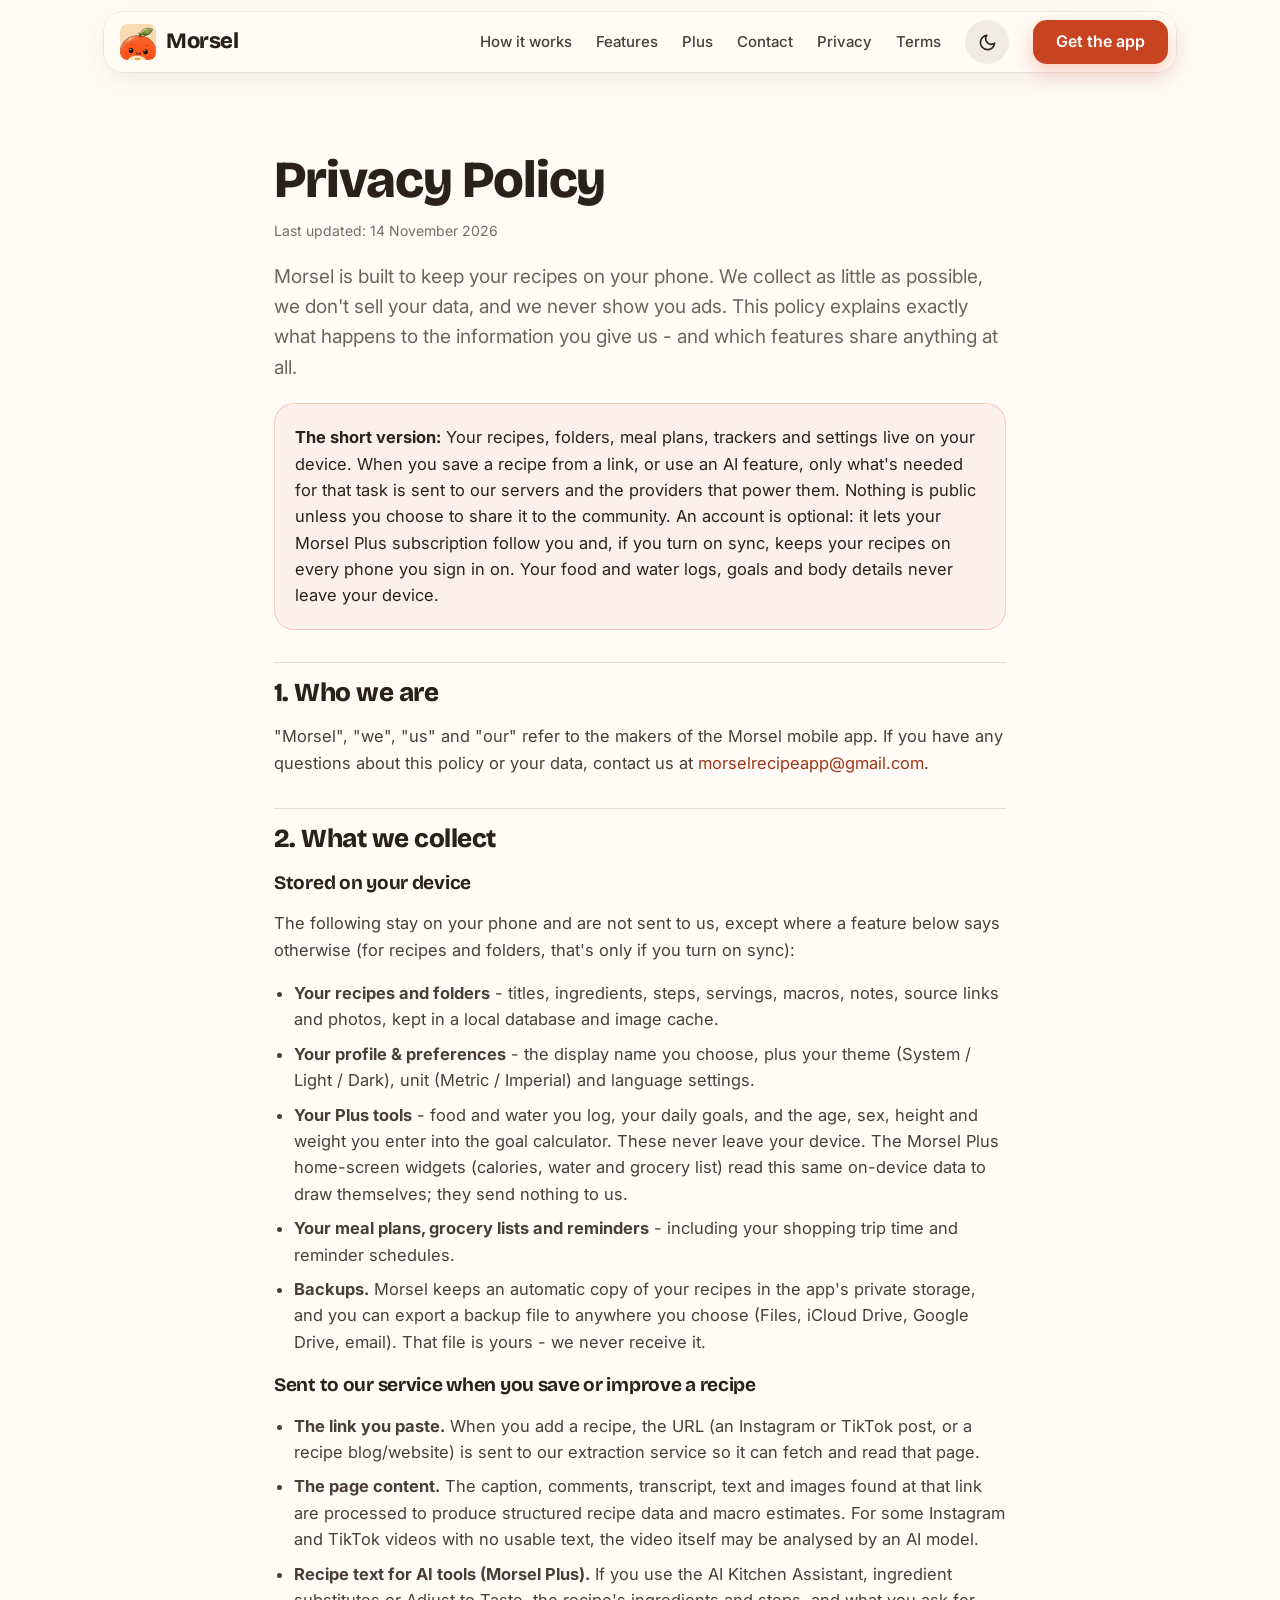
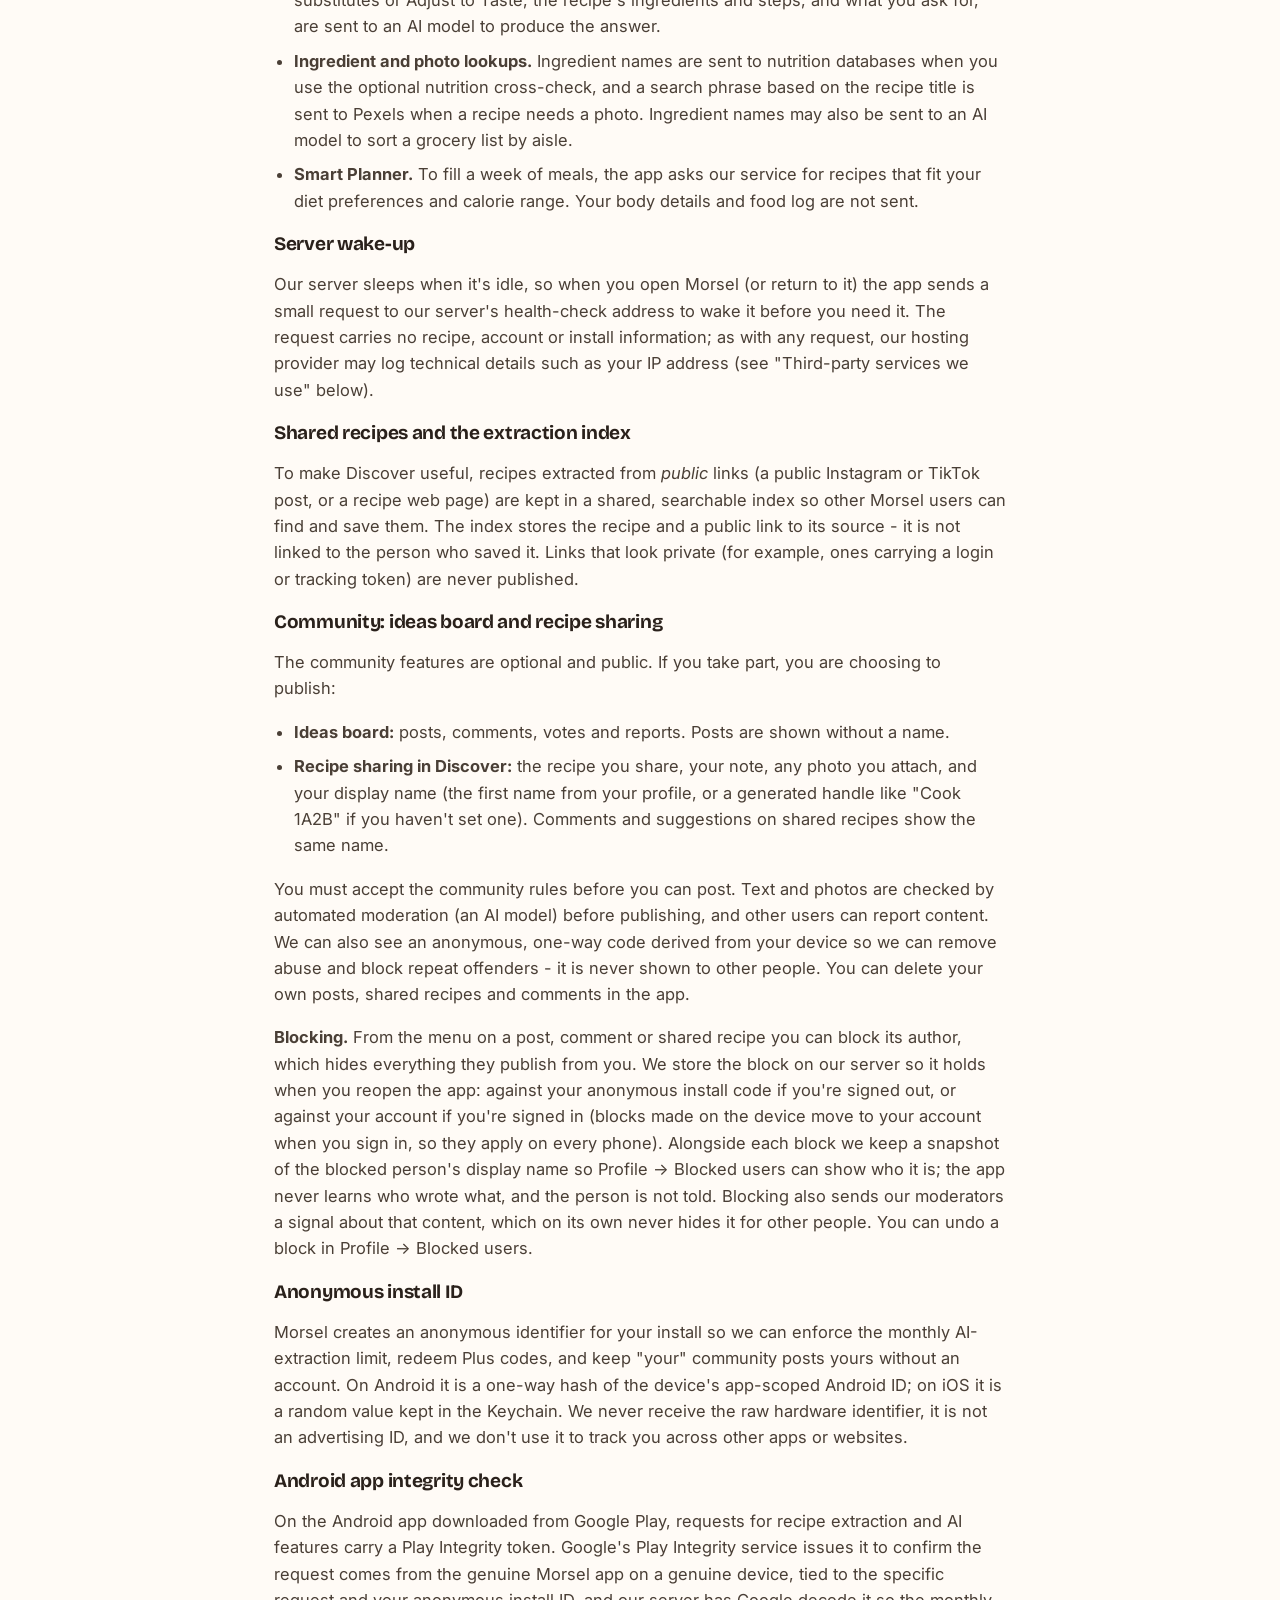
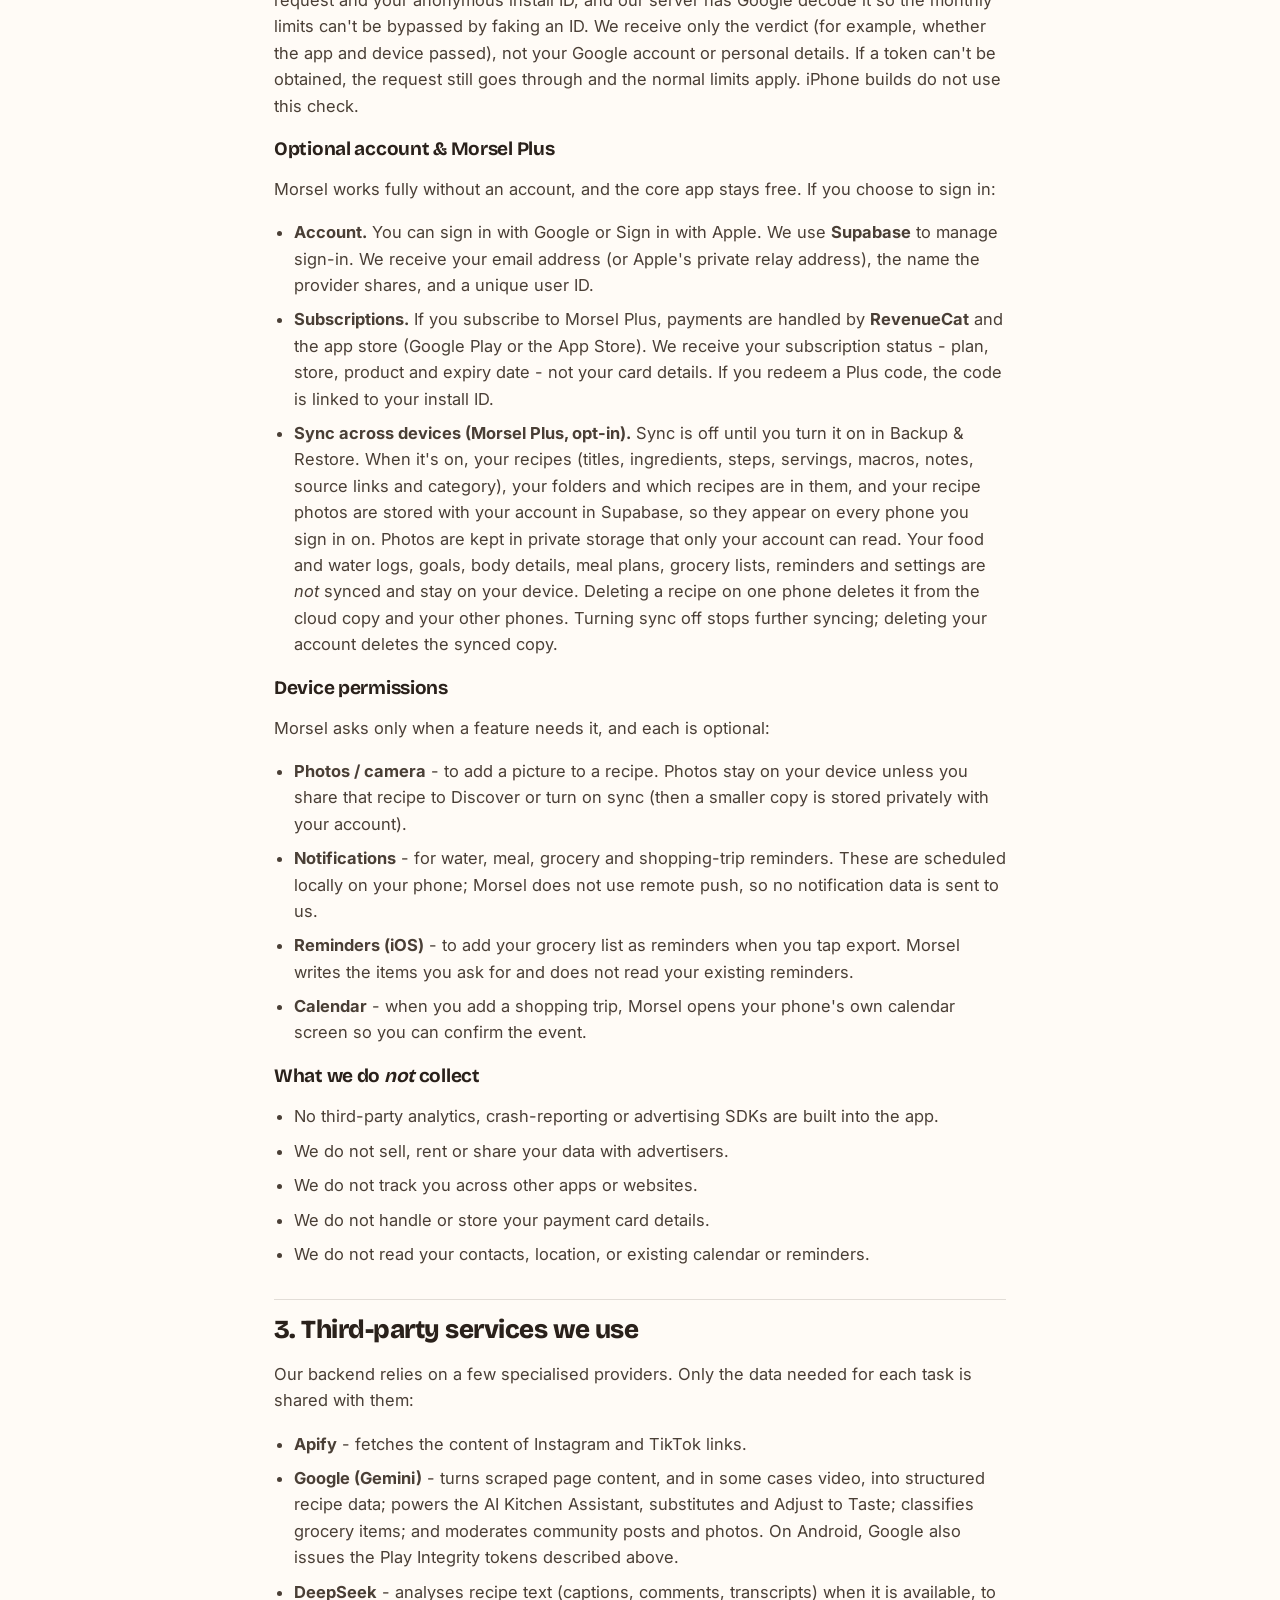
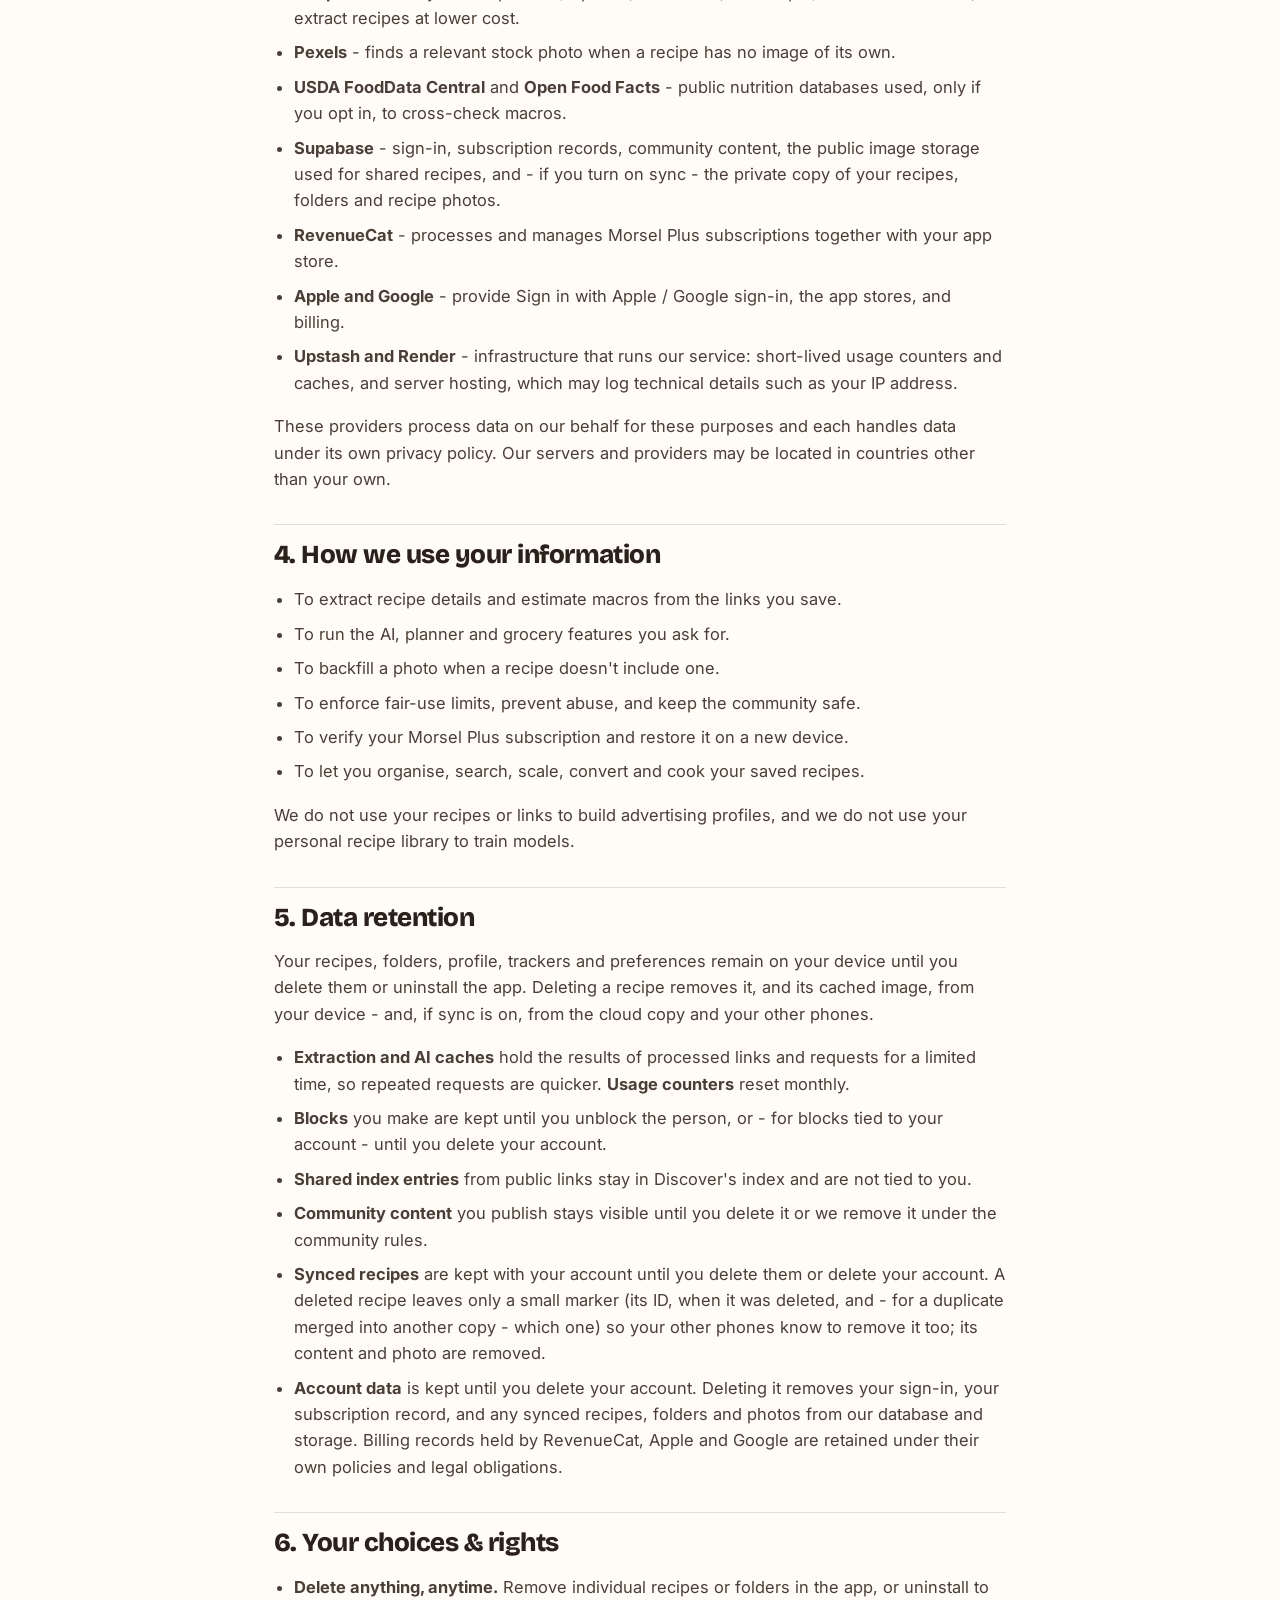
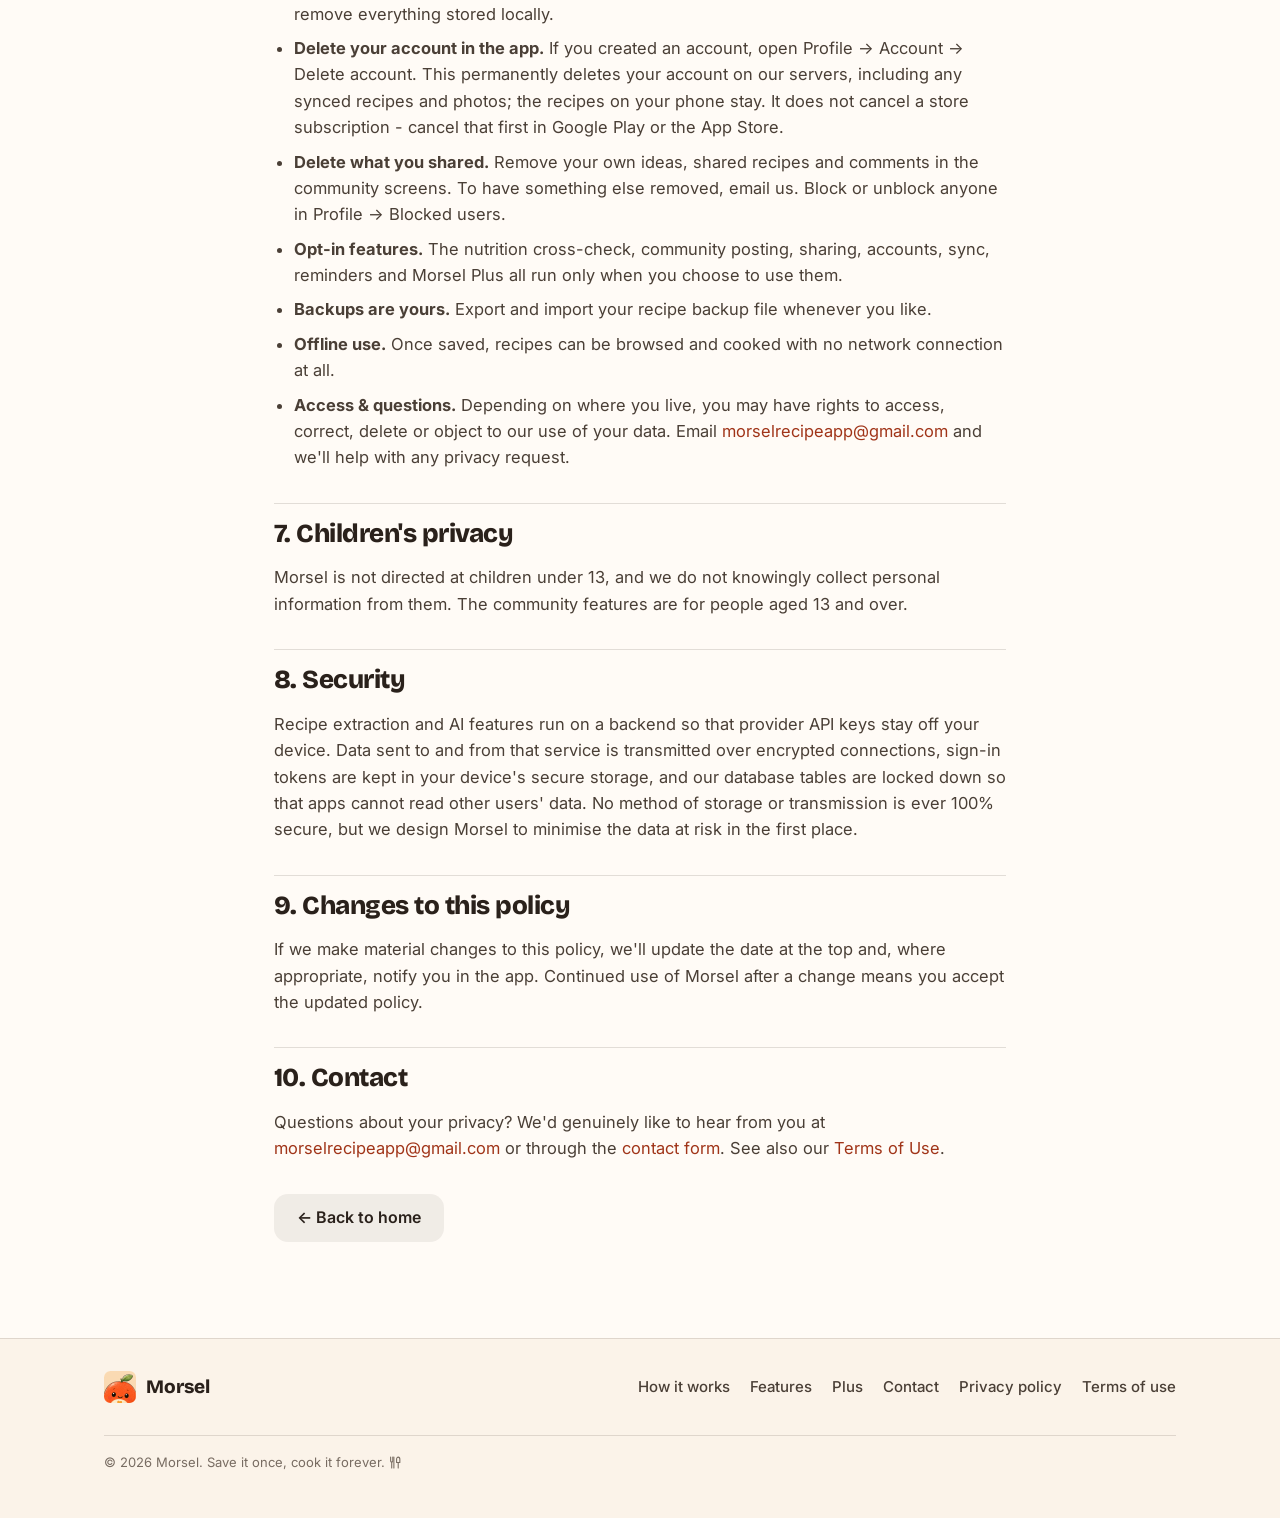
<file: privacy.html>
<!DOCTYPE html>
<html lang="en">
<head>
  <meta charset="UTF-8" />
  <meta name="viewport" content="width=device-width, initial-scale=1" />
  <title>Privacy Policy - Morsel</title>
  <meta name="description" content="How Morsel handles your data: recipes stored on your device, links processed only to extract recipe content, and what is shared only when you choose to." />
  <meta name="theme-color" content="#FFFBF6" media="(prefers-color-scheme: light)" />
  <meta name="theme-color" content="#161514" media="(prefers-color-scheme: dark)" />
  <link rel="icon" href="assets/img/favicon.png" />
  <link rel="apple-touch-icon" href="assets/img/apple-touch-icon.png" />
  <link rel="preconnect" href="https://fonts.googleapis.com" />
  <link rel="preconnect" href="https://fonts.gstatic.com" crossorigin />
  <link href="https://fonts.googleapis.com/css2?family=Bricolage+Grotesque:opsz,wght@12..96,600;12..96,700;12..96,800&family=Inter:wght@400;500;600;700&family=Space+Grotesk:wght@500;700&display=swap" rel="stylesheet" />
  <link rel="stylesheet" href="assets/css/styles.css" />

  <!-- Marks that scripting is available, so the scroll-reveal styles only ever
       hide content the script is actually able to bring back. The timeout is the
       backstop for the case this runs but main.js never does. -->
  <script>
    // Theme before first paint: an explicit toggle choice wins, otherwise follow
    // the OS. Without script the page stays light.
    (function () {
      var t = null;
      try { t = localStorage.getItem('morsel-theme'); } catch (e) {}
      if (t !== 'dark' && t !== 'light') {
        t = window.matchMedia && matchMedia('(prefers-color-scheme: dark)').matches ? 'dark' : 'light';
      }
      document.documentElement.setAttribute('data-theme', t);
    })();
    document.documentElement.classList.add('js');
    setTimeout(function () {
      if (!window.__morselReady) document.documentElement.classList.remove('js');
    }, 3000);
  </script>
</head>
<body>

  <!-- Icon sprite (flaticon-style line icons). Inlined so Safari renders <use>. -->
  <svg width="0" height="0" style="position:absolute" aria-hidden="true" focusable="false">
    <symbol id="i-moon" viewBox="0 0 24 24"><path d="M21 12.79A9 9 0 1 1 11.21 3 7 7 0 0 0 21 12.79z"/></symbol>
    <symbol id="i-sun" viewBox="0 0 24 24"><circle cx="12" cy="12" r="4"/><path d="M12 2v2M12 20v2M4.9 4.9l1.4 1.4M17.7 17.7l1.4 1.4M2 12h2M20 12h2M4.9 19.1l1.4-1.4M17.7 6.3l1.4-1.4"/></symbol>
    <symbol id="i-lock" viewBox="0 0 24 24"><rect x="4" y="11" width="16" height="10" rx="2"/><path d="M8 11V7a4 4 0 0 1 8 0v4"/></symbol>
    <symbol id="i-utensils" viewBox="0 0 24 24"><path d="M3 2v7a2 2 0 0 0 2 2h0a2 2 0 0 0 2-2V2"/><path d="M5 11v11"/><path d="M9 2v20"/><path d="M17 2c-1.7 0-3 1.8-3 4v6h6V6c0-2.2-1.3-4-3-4z"/><path d="M17 12v10"/></symbol>
    <symbol id="i-menu" viewBox="0 0 24 24"><path d="M4 7h16M4 12h16M4 17h16"/></symbol>
    <symbol id="i-close" viewBox="0 0 24 24"><path d="M6 6l12 12M18 6 6 18"/></symbol>
  </svg>

  <header class="site-header">
    <div class="wrap nav glass">
      <a class="brand" href="index.html#top">
        <img src="assets/img/logo-mascot.png" alt="" />
        Morsel
      </a>
      <nav class="nav-links" aria-label="Primary">
        <a class="link" href="index.html#how">How it works</a>
        <a class="link" href="index.html#features">Features</a>
        <a class="link" href="index.html#plus">Plus</a>
        <a class="link" href="index.html#contact">Contact</a>
        <a class="link" href="privacy.html" aria-current="page">Privacy</a>
        <a class="link" href="terms.html">Terms</a>
        <button class="theme-toggle" type="button" aria-label="Toggle theme"><svg class="i" aria-hidden="true" focusable="false"><use href="#i-moon"></use></svg></button>
        <a class="btn btn-primary" href="https://play.google.com/store/apps/details?id=com.savr.myapp&amp;pcampaignid=web_share" target="_blank" rel="noopener">Get the app</a>
        <button class="nav-toggle" type="button" aria-label="Open menu" aria-expanded="false" aria-controls="mobile-nav"><svg class="i" aria-hidden="true" focusable="false"><use href="#i-menu"></use></svg></button>
      </nav>
    </div>
    <div class="nav-panel glass" id="mobile-nav" hidden>
      <nav class="wrap" aria-label="Menu">
        <a class="link" href="index.html#how">How it works</a>
        <a class="link" href="index.html#features">Features</a>
        <a class="link" href="index.html#plus">Plus</a>
        <a class="link" href="index.html#contact">Contact</a>
        <a class="link" href="privacy.html" aria-current="page">Privacy</a>
        <a class="link" href="terms.html">Terms</a>
        <a class="btn btn-primary" href="https://play.google.com/store/apps/details?id=com.savr.myapp&amp;pcampaignid=web_share" target="_blank" rel="noopener">Get the app</a>
      </nav>
    </div>
  </header>

  <main>
    <article class="wrap doc">
      <h1>Privacy Policy</h1>
      <p class="updated">Last updated: 14 November 2026</p>

      <p class="lead">Morsel is built to keep your recipes on your phone. We collect as little as possible, we don't sell your data, and we never show you ads. This policy explains exactly what happens to the information you give us - and which features share anything at all.</p>

      <div class="callout">
        <p><strong>The short version:</strong> Your recipes, folders, meal plans, trackers and settings live on your device. When you save a recipe from a link, or use an AI feature, only what's needed for that task is sent to our servers and the providers that power them. Nothing is public unless you choose to share it to the community. An account is optional: it lets your Morsel Plus subscription follow you and, if you turn on sync, keeps your recipes on every phone you sign in on. Your food and water logs, goals and body details never leave your device.</p>
      </div>

      <h2>1. Who we are</h2>
      <p>"Morsel", "we", "us" and "our" refer to the makers of the Morsel mobile app. If you have any questions about this policy or your data, contact us at <a href="mailto:morselrecipeapp@gmail.com">morselrecipeapp@gmail.com</a>.</p>

      <h2>2. What we collect</h2>

      <h3>Stored on your device</h3>
      <p>The following stay on your phone and are not sent to us, except where a feature below says otherwise (for recipes and folders, that's only if you turn on sync):</p>
      <ul>
        <li><strong>Your recipes and folders</strong> - titles, ingredients, steps, servings, macros, notes, source links and photos, kept in a local database and image cache.</li>
        <li><strong>Your profile &amp; preferences</strong> - the display name you choose, plus your theme (System / Light / Dark), unit (Metric / Imperial) and language settings.</li>
        <li><strong>Your Plus tools</strong> - food and water you log, your daily goals, and the age, sex, height and weight you enter into the goal calculator. These never leave your device. The Morsel Plus home-screen widgets (calories, water and grocery list) read this same on-device data to draw themselves; they send nothing to us.</li>
        <li><strong>Your meal plans, grocery lists and reminders</strong> - including your shopping trip time and reminder schedules.</li>
        <li><strong>Backups.</strong> Morsel keeps an automatic copy of your recipes in the app's private storage, and you can export a backup file to anywhere you choose (Files, iCloud Drive, Google Drive, email). That file is yours - we never receive it.</li>
      </ul>

      <h3>Sent to our service when you save or improve a recipe</h3>
      <ul>
        <li><strong>The link you paste.</strong> When you add a recipe, the URL (an Instagram or TikTok post, or a recipe blog/website) is sent to our extraction service so it can fetch and read that page.</li>
        <li><strong>The page content.</strong> The caption, comments, transcript, text and images found at that link are processed to produce structured recipe data and macro estimates. For some Instagram and TikTok videos with no usable text, the video itself may be analysed by an AI model.</li>
        <li><strong>Recipe text for AI tools (Morsel Plus).</strong> If you use the AI Kitchen Assistant, ingredient substitutes or Adjust to Taste, the recipe's ingredients and steps, and what you ask for, are sent to an AI model to produce the answer.</li>
        <li><strong>Ingredient and photo lookups.</strong> Ingredient names are sent to nutrition databases when you use the optional nutrition cross-check, and a search phrase based on the recipe title is sent to Pexels when a recipe needs a photo. Ingredient names may also be sent to an AI model to sort a grocery list by aisle.</li>
        <li><strong>Smart Planner.</strong> To fill a week of meals, the app asks our service for recipes that fit your diet preferences and calorie range. Your body details and food log are not sent.</li>
      </ul>

      <h3>Server wake-up</h3>
      <p>Our server sleeps when it's idle, so when you open Morsel (or return to it) the app sends a small request to our server's health-check address to wake it before you need it. The request carries no recipe, account or install information; as with any request, our hosting provider may log technical details such as your IP address (see "Third-party services we use" below).</p>

      <h3>Shared recipes and the extraction index</h3>
      <p>To make Discover useful, recipes extracted from <em>public</em> links (a public Instagram or TikTok post, or a recipe web page) are kept in a shared, searchable index so other Morsel users can find and save them. The index stores the recipe and a public link to its source - it is not linked to the person who saved it. Links that look private (for example, ones carrying a login or tracking token) are never published.</p>

      <h3>Community: ideas board and recipe sharing</h3>
      <p>The community features are optional and public. If you take part, you are choosing to publish:</p>
      <ul>
        <li><strong>Ideas board:</strong> posts, comments, votes and reports. Posts are shown without a name.</li>
        <li><strong>Recipe sharing in Discover:</strong> the recipe you share, your note, any photo you attach, and your display name (the first name from your profile, or a generated handle like "Cook 1A2B" if you haven't set one). Comments and suggestions on shared recipes show the same name.</li>
      </ul>
      <p>You must accept the community rules before you can post. Text and photos are checked by automated moderation (an AI model) before publishing, and other users can report content. We can also see an anonymous, one-way code derived from your device so we can remove abuse and block repeat offenders - it is never shown to other people. You can delete your own posts, shared recipes and comments in the app.</p>
      <p><strong>Blocking.</strong> From the menu on a post, comment or shared recipe you can block its author, which hides everything they publish from you. We store the block on our server so it holds when you reopen the app: against your anonymous install code if you're signed out, or against your account if you're signed in (blocks made on the device move to your account when you sign in, so they apply on every phone). Alongside each block we keep a snapshot of the blocked person's display name so Profile &rarr; Blocked users can show who it is; the app never learns who wrote what, and the person is not told. Blocking also sends our moderators a signal about that content, which on its own never hides it for other people. You can undo a block in Profile &rarr; Blocked users.</p>

      <h3>Anonymous install ID</h3>
      <p>Morsel creates an anonymous identifier for your install so we can enforce the monthly AI-extraction limit, redeem Plus codes, and keep "your" community posts yours without an account. On Android it is a one-way hash of the device's app-scoped Android ID; on iOS it is a random value kept in the Keychain. We never receive the raw hardware identifier, it is not an advertising ID, and we don't use it to track you across other apps or websites.</p>

      <h3>Android app integrity check</h3>
      <p>On the Android app downloaded from Google Play, requests for recipe extraction and AI features carry a Play Integrity token. Google's Play Integrity service issues it to confirm the request comes from the genuine Morsel app on a genuine device, tied to the specific request and your anonymous install ID, and our server has Google decode it so the monthly limits can't be bypassed by faking an ID. We receive only the verdict (for example, whether the app and device passed), not your Google account or personal details. If a token can't be obtained, the request still goes through and the normal limits apply. iPhone builds do not use this check.</p>

      <h3>Optional account &amp; Morsel Plus</h3>
      <p>Morsel works fully without an account, and the core app stays free. If you choose to sign in:</p>
      <ul>
        <li><strong>Account.</strong> You can sign in with Google or Sign in with Apple. We use <strong>Supabase</strong> to manage sign-in. We receive your email address (or Apple's private relay address), the name the provider shares, and a unique user ID.</li>
        <li><strong>Subscriptions.</strong> If you subscribe to Morsel Plus, payments are handled by <strong>RevenueCat</strong> and the app store (Google Play or the App Store). We receive your subscription status - plan, store, product and expiry date - not your card details. If you redeem a Plus code, the code is linked to your install ID.</li>
        <li><strong>Sync across devices (Morsel Plus, opt-in).</strong> Sync is off until you turn it on in Backup &amp; Restore. When it's on, your recipes (titles, ingredients, steps, servings, macros, notes, source links and category), your folders and which recipes are in them, and your recipe photos are stored with your account in Supabase, so they appear on every phone you sign in on. Photos are kept in private storage that only your account can read. Your food and water logs, goals, body details, meal plans, grocery lists, reminders and settings are <em>not</em> synced and stay on your device. Deleting a recipe on one phone deletes it from the cloud copy and your other phones. Turning sync off stops further syncing; deleting your account deletes the synced copy.</li>
      </ul>

      <h3>Device permissions</h3>
      <p>Morsel asks only when a feature needs it, and each is optional:</p>
      <ul>
        <li><strong>Photos / camera</strong> - to add a picture to a recipe. Photos stay on your device unless you share that recipe to Discover or turn on sync (then a smaller copy is stored privately with your account).</li>
        <li><strong>Notifications</strong> - for water, meal, grocery and shopping-trip reminders. These are scheduled locally on your phone; Morsel does not use remote push, so no notification data is sent to us.</li>
        <li><strong>Reminders (iOS)</strong> - to add your grocery list as reminders when you tap export. Morsel writes the items you ask for and does not read your existing reminders.</li>
        <li><strong>Calendar</strong> - when you add a shopping trip, Morsel opens your phone's own calendar screen so you can confirm the event.</li>
      </ul>

      <h3>What we do <em>not</em> collect</h3>
      <ul>
        <li>No third-party analytics, crash-reporting or advertising SDKs are built into the app.</li>
        <li>We do not sell, rent or share your data with advertisers.</li>
        <li>We do not track you across other apps or websites.</li>
        <li>We do not handle or store your payment card details.</li>
        <li>We do not read your contacts, location, or existing calendar or reminders.</li>
      </ul>

      <h2>3. Third-party services we use</h2>
      <p>Our backend relies on a few specialised providers. Only the data needed for each task is shared with them:</p>
      <ul>
        <li><strong>Apify</strong> - fetches the content of Instagram and TikTok links.</li>
        <li><strong>Google (Gemini)</strong> - turns scraped page content, and in some cases video, into structured recipe data; powers the AI Kitchen Assistant, substitutes and Adjust to Taste; classifies grocery items; and moderates community posts and photos. On Android, Google also issues the Play Integrity tokens described above.</li>
        <li><strong>DeepSeek</strong> - analyses recipe text (captions, comments, transcripts) when it is available, to extract recipes at lower cost.</li>
        <li><strong>Pexels</strong> - finds a relevant stock photo when a recipe has no image of its own.</li>
        <li><strong>USDA FoodData Central</strong> and <strong>Open Food Facts</strong> - public nutrition databases used, only if you opt in, to cross-check macros.</li>
        <li><strong>Supabase</strong> - sign-in, subscription records, community content, the public image storage used for shared recipes, and - if you turn on sync - the private copy of your recipes, folders and recipe photos.</li>
        <li><strong>RevenueCat</strong> - processes and manages Morsel Plus subscriptions together with your app store.</li>
        <li><strong>Apple and Google</strong> - provide Sign in with Apple / Google sign-in, the app stores, and billing.</li>
        <li><strong>Upstash and Render</strong> - infrastructure that runs our service: short-lived usage counters and caches, and server hosting, which may log technical details such as your IP address.</li>
      </ul>
      <p>These providers process data on our behalf for these purposes and each handles data under its own privacy policy. Our servers and providers may be located in countries other than your own.</p>

      <h2>4. How we use your information</h2>
      <ul>
        <li>To extract recipe details and estimate macros from the links you save.</li>
        <li>To run the AI, planner and grocery features you ask for.</li>
        <li>To backfill a photo when a recipe doesn't include one.</li>
        <li>To enforce fair-use limits, prevent abuse, and keep the community safe.</li>
        <li>To verify your Morsel Plus subscription and restore it on a new device.</li>
        <li>To let you organise, search, scale, convert and cook your saved recipes.</li>
      </ul>
      <p>We do not use your recipes or links to build advertising profiles, and we do not use your personal recipe library to train models.</p>

      <h2>5. Data retention</h2>
      <p>Your recipes, folders, profile, trackers and preferences remain on your device until you delete them or uninstall the app. Deleting a recipe removes it, and its cached image, from your device - and, if sync is on, from the cloud copy and your other phones.</p>
      <ul>
        <li><strong>Extraction and AI caches</strong> hold the results of processed links and requests for a limited time, so repeated requests are quicker. <strong>Usage counters</strong> reset monthly.</li>
        <li><strong>Blocks</strong> you make are kept until you unblock the person, or - for blocks tied to your account - until you delete your account.</li>
        <li><strong>Shared index entries</strong> from public links stay in Discover's index and are not tied to you.</li>
        <li><strong>Community content</strong> you publish stays visible until you delete it or we remove it under the community rules.</li>
        <li><strong>Synced recipes</strong> are kept with your account until you delete them or delete your account. A deleted recipe leaves only a small marker (its ID, when it was deleted, and - for a duplicate merged into another copy - which one) so your other phones know to remove it too; its content and photo are removed.</li>
        <li><strong>Account data</strong> is kept until you delete your account. Deleting it removes your sign-in, your subscription record, and any synced recipes, folders and photos from our database and storage. Billing records held by RevenueCat, Apple and Google are retained under their own policies and legal obligations.</li>
      </ul>

      <h2>6. Your choices &amp; rights</h2>
      <ul>
        <li><strong>Delete anything, anytime.</strong> Remove individual recipes or folders in the app, or uninstall to remove everything stored locally.</li>
        <li><strong>Delete your account in the app.</strong> If you created an account, open Profile &rarr; Account &rarr; Delete account. This permanently deletes your account on our servers, including any synced recipes and photos; the recipes on your phone stay. It does not cancel a store subscription - cancel that first in Google Play or the App Store.</li>
        <li><strong>Delete what you shared.</strong> Remove your own ideas, shared recipes and comments in the community screens. To have something else removed, email us. Block or unblock anyone in Profile &rarr; Blocked users.</li>
        <li><strong>Opt-in features.</strong> The nutrition cross-check, community posting, sharing, accounts, sync, reminders and Morsel Plus all run only when you choose to use them.</li>
        <li><strong>Backups are yours.</strong> Export and import your recipe backup file whenever you like.</li>
        <li><strong>Offline use.</strong> Once saved, recipes can be browsed and cooked with no network connection at all.</li>
        <li><strong>Access &amp; questions.</strong> Depending on where you live, you may have rights to access, correct, delete or object to our use of your data. Email <a href="mailto:morselrecipeapp@gmail.com">morselrecipeapp@gmail.com</a> and we'll help with any privacy request.</li>
      </ul>

      <h2>7. Children's privacy</h2>
      <p>Morsel is not directed at children under 13, and we do not knowingly collect personal information from them. The community features are for people aged 13 and over.</p>

      <h2>8. Security</h2>
      <p>Recipe extraction and AI features run on a backend so that provider API keys stay off your device. Data sent to and from that service is transmitted over encrypted connections, sign-in tokens are kept in your device's secure storage, and our database tables are locked down so that apps cannot read other users' data. No method of storage or transmission is ever 100% secure, but we design Morsel to minimise the data at risk in the first place.</p>

      <h2>9. Changes to this policy</h2>
      <p>If we make material changes to this policy, we'll update the date at the top and, where appropriate, notify you in the app. Continued use of Morsel after a change means you accept the updated policy.</p>

      <h2>10. Contact</h2>
      <p>Questions about your privacy? We'd genuinely like to hear from you at <a href="mailto:morselrecipeapp@gmail.com">morselrecipeapp@gmail.com</a> or through the <a href="index.html#contact">contact form</a>. See also our <a href="terms.html">Terms of Use</a>.</p>

      <p style="margin-top:32px;"><a class="btn btn-secondary" href="index.html#top">&larr; Back to home</a></p>
    </article>
  </main>

  <footer class="site-footer">
    <div class="wrap footer-grid">
      <a class="footer-brand" href="index.html#top">
        <img src="assets/img/logo-mascot.png" alt="" />
        <span>Morsel</span>
      </a>
      <nav class="footer-links" aria-label="Footer">
        <a href="index.html#how">How it works</a>
        <a href="index.html#features">Features</a>
        <a href="index.html#plus">Plus</a>
        <a href="index.html#contact">Contact</a>
        <a href="privacy.html">Privacy policy</a>
        <a href="terms.html">Terms of use</a>
      </nav>
      <p class="footer-legal">© <span id="year">2026</span> Morsel. Save it once, cook it forever. <svg class="i"><use href="#i-utensils"></use></svg></p>
    </div>
  </footer>

  <script src="assets/js/main.js"></script>
</body>
</html>
</file>
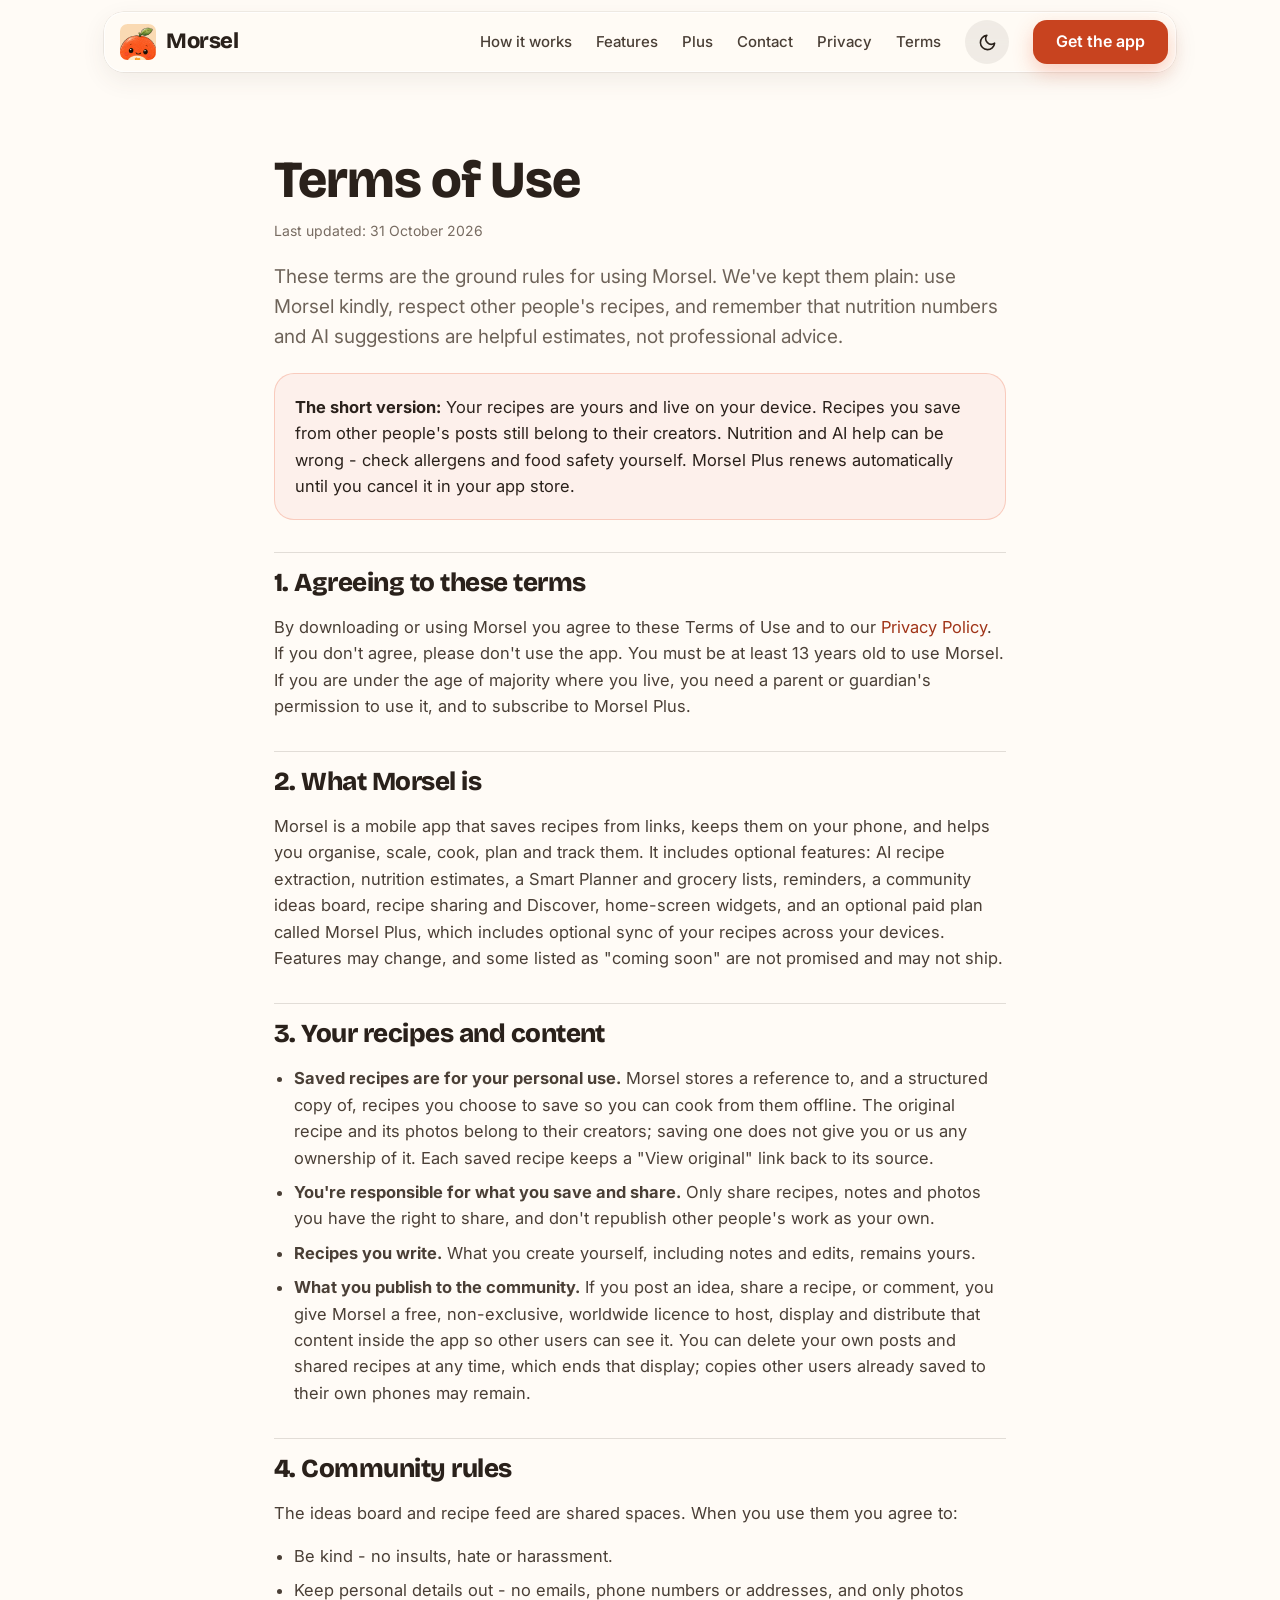
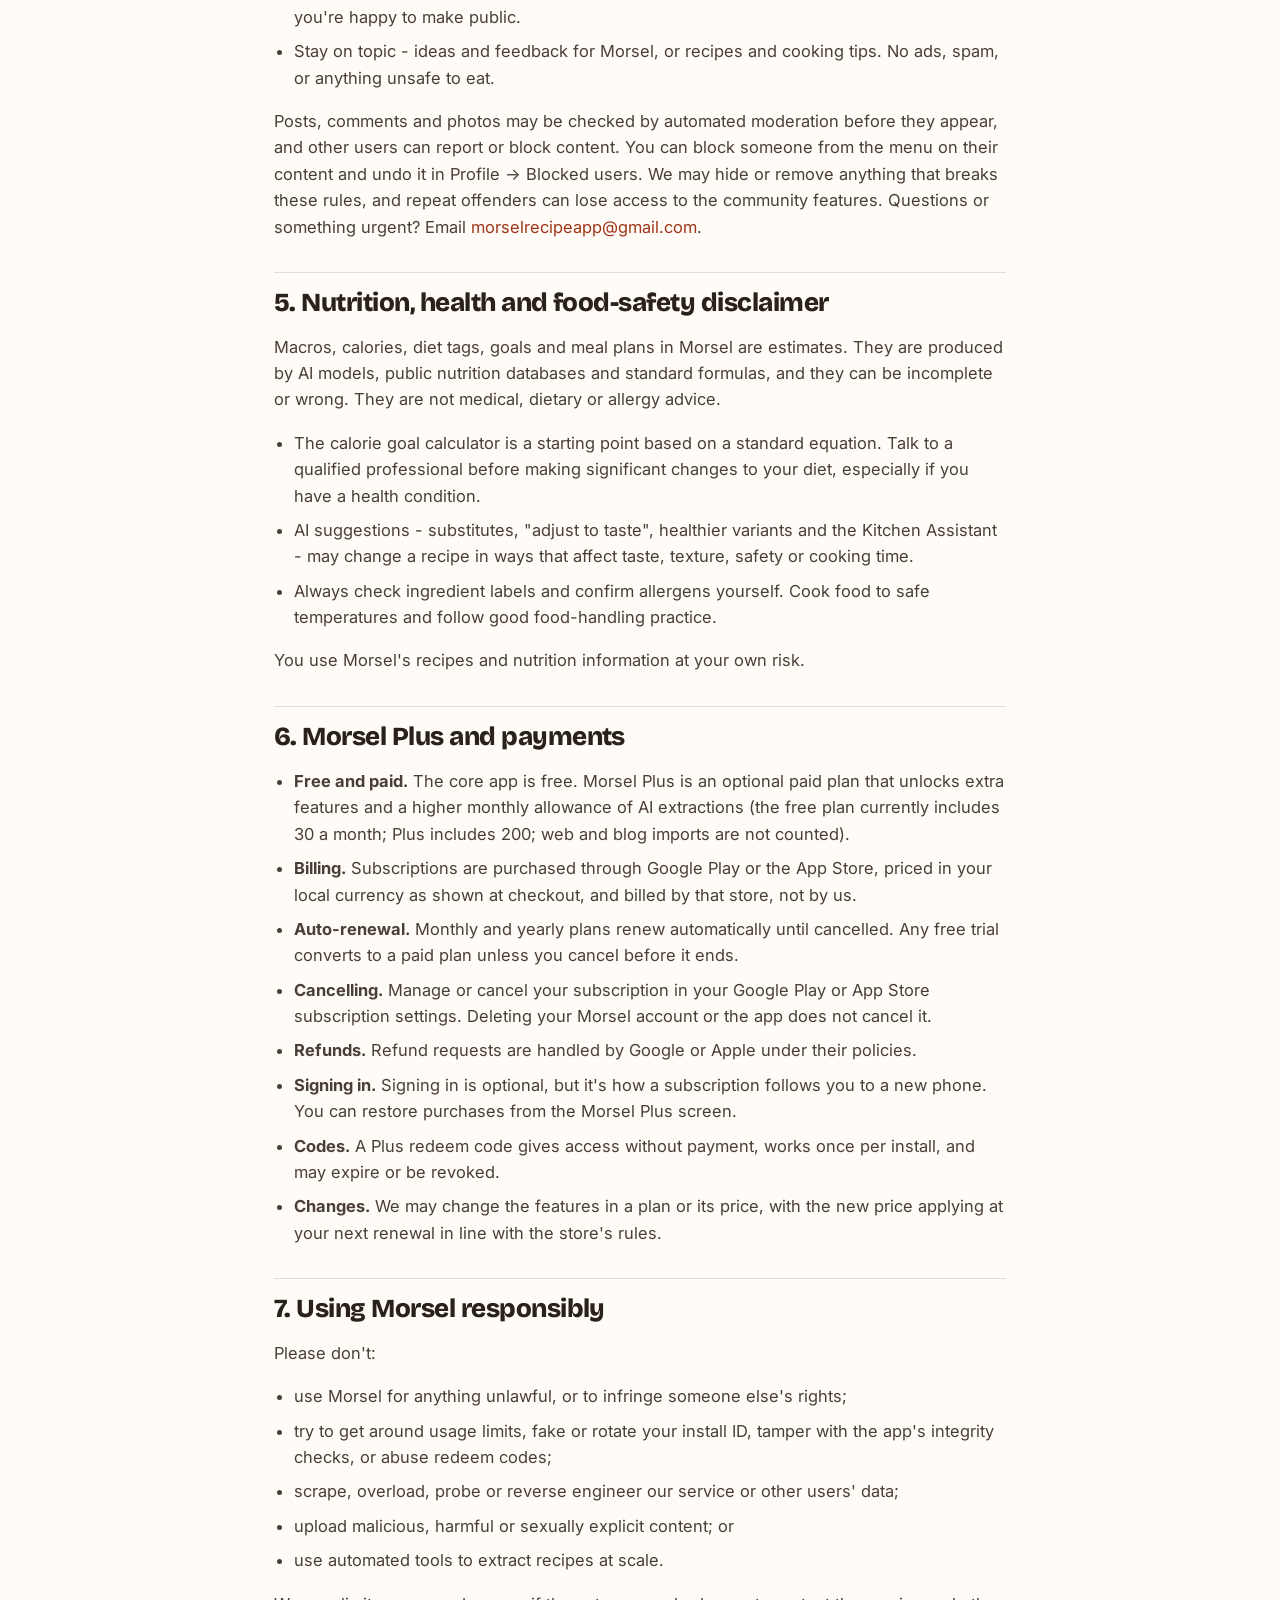
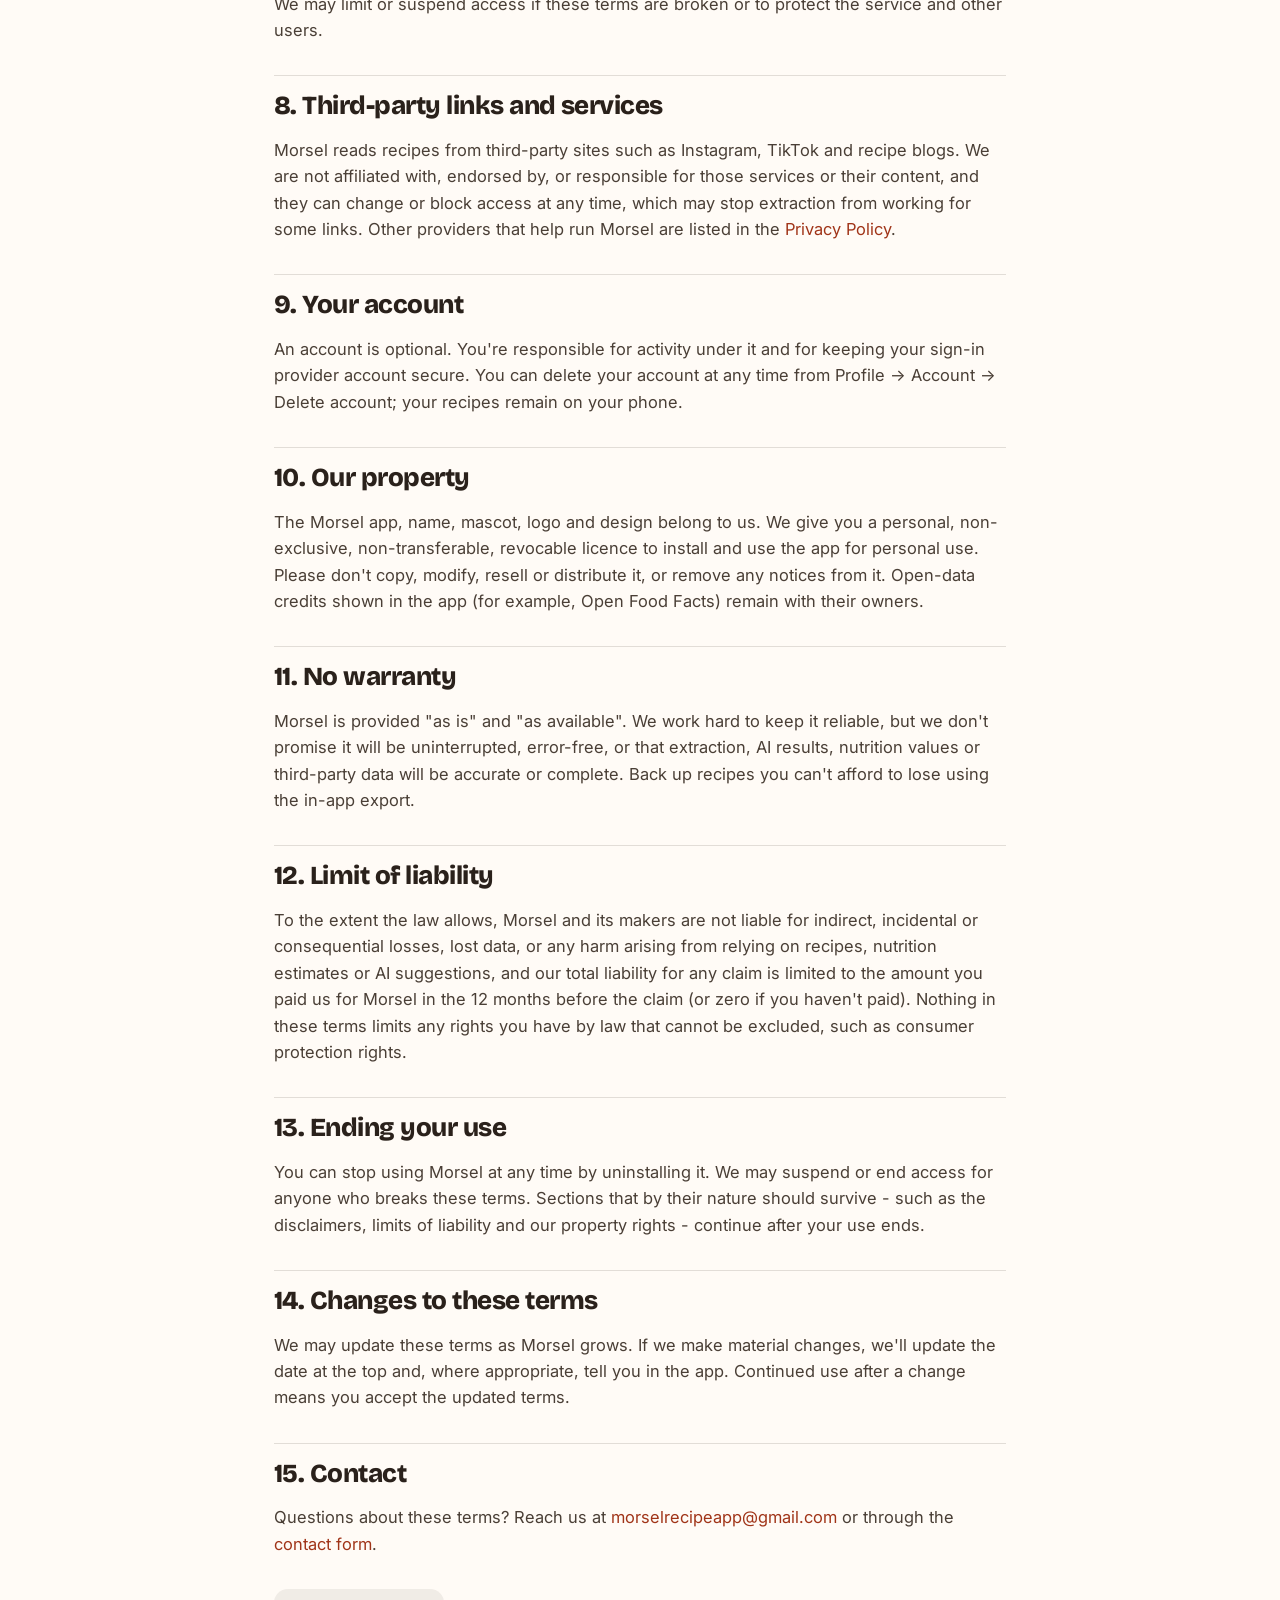
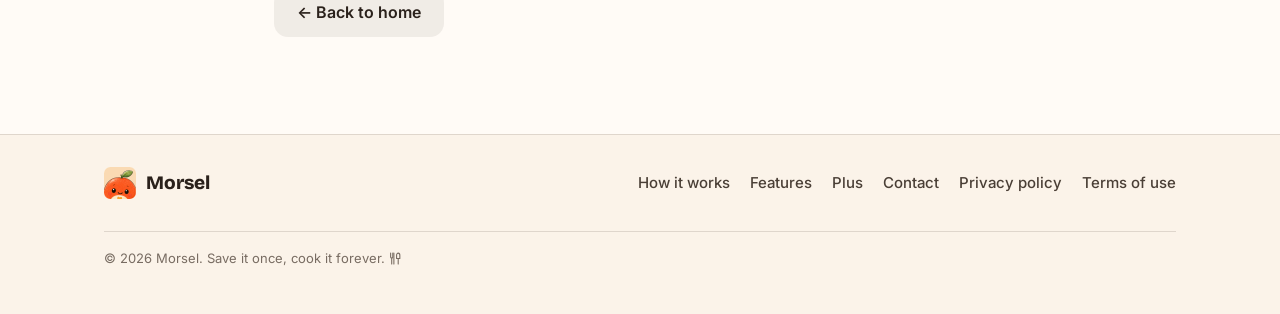
<file: terms.html>
<!DOCTYPE html>
<html lang="en">
<head>
  <meta charset="UTF-8" />
  <meta name="viewport" content="width=device-width, initial-scale=1" />
  <title>Terms of Use - Morsel</title>
  <meta name="description" content="The terms for using Morsel: your recipes, the community rules, Morsel Plus subscriptions, and what to keep in mind about AI-generated nutrition and cooking help." />
  <meta name="theme-color" content="#FFFBF6" media="(prefers-color-scheme: light)" />
  <meta name="theme-color" content="#161514" media="(prefers-color-scheme: dark)" />
  <link rel="icon" href="assets/img/favicon.png" />
  <link rel="apple-touch-icon" href="assets/img/apple-touch-icon.png" />
  <link rel="preconnect" href="https://fonts.googleapis.com" />
  <link rel="preconnect" href="https://fonts.gstatic.com" crossorigin />
  <link href="https://fonts.googleapis.com/css2?family=Bricolage+Grotesque:opsz,wght@12..96,600;12..96,700;12..96,800&family=Inter:wght@400;500;600;700&family=Space+Grotesk:wght@500;700&display=swap" rel="stylesheet" />
  <link rel="stylesheet" href="assets/css/styles.css" />

  <!-- Marks that scripting is available, so the scroll-reveal styles only ever
       hide content the script is actually able to bring back. The timeout is the
       backstop for the case this runs but main.js never does. -->
  <script>
    // Theme before first paint: an explicit toggle choice wins, otherwise follow
    // the OS. Without script the page stays light.
    (function () {
      var t = null;
      try { t = localStorage.getItem('morsel-theme'); } catch (e) {}
      if (t !== 'dark' && t !== 'light') {
        t = window.matchMedia && matchMedia('(prefers-color-scheme: dark)').matches ? 'dark' : 'light';
      }
      document.documentElement.setAttribute('data-theme', t);
    })();
    document.documentElement.classList.add('js');
    setTimeout(function () {
      if (!window.__morselReady) document.documentElement.classList.remove('js');
    }, 3000);
  </script>
</head>
<body>

  <!-- Icon sprite (flaticon-style line icons). Inlined so Safari renders <use>. -->
  <svg width="0" height="0" style="position:absolute" aria-hidden="true" focusable="false">
    <symbol id="i-moon" viewBox="0 0 24 24"><path d="M21 12.79A9 9 0 1 1 11.21 3 7 7 0 0 0 21 12.79z"/></symbol>
    <symbol id="i-sun" viewBox="0 0 24 24"><circle cx="12" cy="12" r="4"/><path d="M12 2v2M12 20v2M4.9 4.9l1.4 1.4M17.7 17.7l1.4 1.4M2 12h2M20 12h2M4.9 19.1l1.4-1.4M17.7 6.3l1.4-1.4"/></symbol>
    <symbol id="i-lock" viewBox="0 0 24 24"><rect x="4" y="11" width="16" height="10" rx="2"/><path d="M8 11V7a4 4 0 0 1 8 0v4"/></symbol>
    <symbol id="i-utensils" viewBox="0 0 24 24"><path d="M3 2v7a2 2 0 0 0 2 2h0a2 2 0 0 0 2-2V2"/><path d="M5 11v11"/><path d="M9 2v20"/><path d="M17 2c-1.7 0-3 1.8-3 4v6h6V6c0-2.2-1.3-4-3-4z"/><path d="M17 12v10"/></symbol>
    <symbol id="i-menu" viewBox="0 0 24 24"><path d="M4 7h16M4 12h16M4 17h16"/></symbol>
    <symbol id="i-close" viewBox="0 0 24 24"><path d="M6 6l12 12M18 6 6 18"/></symbol>
  </svg>

  <header class="site-header">
    <div class="wrap nav glass">
      <a class="brand" href="index.html#top">
        <img src="assets/img/logo-mascot.png" alt="" />
        Morsel
      </a>
      <nav class="nav-links" aria-label="Primary">
        <a class="link" href="index.html#how">How it works</a>
        <a class="link" href="index.html#features">Features</a>
        <a class="link" href="index.html#plus">Plus</a>
        <a class="link" href="index.html#contact">Contact</a>
        <a class="link" href="privacy.html">Privacy</a>
        <a class="link" href="terms.html" aria-current="page">Terms</a>
        <button class="theme-toggle" type="button" aria-label="Toggle theme"><svg class="i" aria-hidden="true" focusable="false"><use href="#i-moon"></use></svg></button>
        <a class="btn btn-primary" href="https://play.google.com/store/apps/details?id=com.savr.myapp&amp;pcampaignid=web_share" target="_blank" rel="noopener">Get the app</a>
        <button class="nav-toggle" type="button" aria-label="Open menu" aria-expanded="false" aria-controls="mobile-nav"><svg class="i" aria-hidden="true" focusable="false"><use href="#i-menu"></use></svg></button>
      </nav>
    </div>
    <div class="nav-panel glass" id="mobile-nav" hidden>
      <nav class="wrap" aria-label="Menu">
        <a class="link" href="index.html#how">How it works</a>
        <a class="link" href="index.html#features">Features</a>
        <a class="link" href="index.html#plus">Plus</a>
        <a class="link" href="index.html#contact">Contact</a>
        <a class="link" href="privacy.html">Privacy</a>
        <a class="link" href="terms.html" aria-current="page">Terms</a>
        <a class="btn btn-primary" href="https://play.google.com/store/apps/details?id=com.savr.myapp&amp;pcampaignid=web_share" target="_blank" rel="noopener">Get the app</a>
      </nav>
    </div>
  </header>

  <main>
    <article class="wrap doc">
      <h1>Terms of Use</h1>
      <p class="updated">Last updated: 31 October 2026</p>

      <p class="lead">These terms are the ground rules for using Morsel. We've kept them plain: use Morsel kindly, respect other people's recipes, and remember that nutrition numbers and AI suggestions are helpful estimates, not professional advice.</p>

      <div class="callout">
        <p><strong>The short version:</strong> Your recipes are yours and live on your device. Recipes you save from other people's posts still belong to their creators. Nutrition and AI help can be wrong - check allergens and food safety yourself. Morsel Plus renews automatically until you cancel it in your app store.</p>
      </div>

      <h2>1. Agreeing to these terms</h2>
      <p>By downloading or using Morsel you agree to these Terms of Use and to our <a href="privacy.html">Privacy Policy</a>. If you don't agree, please don't use the app. You must be at least 13 years old to use Morsel. If you are under the age of majority where you live, you need a parent or guardian's permission to use it, and to subscribe to Morsel Plus.</p>

      <h2>2. What Morsel is</h2>
      <p>Morsel is a mobile app that saves recipes from links, keeps them on your phone, and helps you organise, scale, cook, plan and track them. It includes optional features: AI recipe extraction, nutrition estimates, a Smart Planner and grocery lists, reminders, a community ideas board, recipe sharing and Discover, home-screen widgets, and an optional paid plan called Morsel Plus, which includes optional sync of your recipes across your devices. Features may change, and some listed as "coming soon" are not promised and may not ship.</p>

      <h2>3. Your recipes and content</h2>
      <ul>
        <li><strong>Saved recipes are for your personal use.</strong> Morsel stores a reference to, and a structured copy of, recipes you choose to save so you can cook from them offline. The original recipe and its photos belong to their creators; saving one does not give you or us any ownership of it. Each saved recipe keeps a "View original" link back to its source.</li>
        <li><strong>You're responsible for what you save and share.</strong> Only share recipes, notes and photos you have the right to share, and don't republish other people's work as your own.</li>
        <li><strong>Recipes you write.</strong> What you create yourself, including notes and edits, remains yours.</li>
        <li><strong>What you publish to the community.</strong> If you post an idea, share a recipe, or comment, you give Morsel a free, non-exclusive, worldwide licence to host, display and distribute that content inside the app so other users can see it. You can delete your own posts and shared recipes at any time, which ends that display; copies other users already saved to their own phones may remain.</li>
      </ul>

      <h2>4. Community rules</h2>
      <p>The ideas board and recipe feed are shared spaces. When you use them you agree to:</p>
      <ul>
        <li>Be kind - no insults, hate or harassment.</li>
        <li>Keep personal details out - no emails, phone numbers or addresses, and only photos you're happy to make public.</li>
        <li>Stay on topic - ideas and feedback for Morsel, or recipes and cooking tips. No ads, spam, or anything unsafe to eat.</li>
      </ul>
      <p>Posts, comments and photos may be checked by automated moderation before they appear, and other users can report or block content. You can block someone from the menu on their content and undo it in Profile &rarr; Blocked users. We may hide or remove anything that breaks these rules, and repeat offenders can lose access to the community features. Questions or something urgent? Email <a href="mailto:morselrecipeapp@gmail.com">morselrecipeapp@gmail.com</a>.</p>

      <h2>5. Nutrition, health and food-safety disclaimer</h2>
      <p>Macros, calories, diet tags, goals and meal plans in Morsel are estimates. They are produced by AI models, public nutrition databases and standard formulas, and they can be incomplete or wrong. They are not medical, dietary or allergy advice.</p>
      <ul>
        <li>The calorie goal calculator is a starting point based on a standard equation. Talk to a qualified professional before making significant changes to your diet, especially if you have a health condition.</li>
        <li>AI suggestions - substitutes, "adjust to taste", healthier variants and the Kitchen Assistant - may change a recipe in ways that affect taste, texture, safety or cooking time.</li>
        <li>Always check ingredient labels and confirm allergens yourself. Cook food to safe temperatures and follow good food-handling practice.</li>
      </ul>
      <p>You use Morsel's recipes and nutrition information at your own risk.</p>

      <h2>6. Morsel Plus and payments</h2>
      <ul>
        <li><strong>Free and paid.</strong> The core app is free. Morsel Plus is an optional paid plan that unlocks extra features and a higher monthly allowance of AI extractions (the free plan currently includes 30 a month; Plus includes 200; web and blog imports are not counted).</li>
        <li><strong>Billing.</strong> Subscriptions are purchased through Google Play or the App Store, priced in your local currency as shown at checkout, and billed by that store, not by us.</li>
        <li><strong>Auto-renewal.</strong> Monthly and yearly plans renew automatically until cancelled. Any free trial converts to a paid plan unless you cancel before it ends.</li>
        <li><strong>Cancelling.</strong> Manage or cancel your subscription in your Google Play or App Store subscription settings. Deleting your Morsel account or the app does not cancel it.</li>
        <li><strong>Refunds.</strong> Refund requests are handled by Google or Apple under their policies.</li>
        <li><strong>Signing in.</strong> Signing in is optional, but it's how a subscription follows you to a new phone. You can restore purchases from the Morsel Plus screen.</li>
        <li><strong>Codes.</strong> A Plus redeem code gives access without payment, works once per install, and may expire or be revoked.</li>
        <li><strong>Changes.</strong> We may change the features in a plan or its price, with the new price applying at your next renewal in line with the store's rules.</li>
      </ul>

      <h2>7. Using Morsel responsibly</h2>
      <p>Please don't:</p>
      <ul>
        <li>use Morsel for anything unlawful, or to infringe someone else's rights;</li>
        <li>try to get around usage limits, fake or rotate your install ID, tamper with the app's integrity checks, or abuse redeem codes;</li>
        <li>scrape, overload, probe or reverse engineer our service or other users' data;</li>
        <li>upload malicious, harmful or sexually explicit content; or</li>
        <li>use automated tools to extract recipes at scale.</li>
      </ul>
      <p>We may limit or suspend access if these terms are broken or to protect the service and other users.</p>

      <h2>8. Third-party links and services</h2>
      <p>Morsel reads recipes from third-party sites such as Instagram, TikTok and recipe blogs. We are not affiliated with, endorsed by, or responsible for those services or their content, and they can change or block access at any time, which may stop extraction from working for some links. Other providers that help run Morsel are listed in the <a href="privacy.html">Privacy Policy</a>.</p>

      <h2>9. Your account</h2>
      <p>An account is optional. You're responsible for activity under it and for keeping your sign-in provider account secure. You can delete your account at any time from Profile &rarr; Account &rarr; Delete account; your recipes remain on your phone.</p>

      <h2>10. Our property</h2>
      <p>The Morsel app, name, mascot, logo and design belong to us. We give you a personal, non-exclusive, non-transferable, revocable licence to install and use the app for personal use. Please don't copy, modify, resell or distribute it, or remove any notices from it. Open-data credits shown in the app (for example, Open Food Facts) remain with their owners.</p>

      <h2>11. No warranty</h2>
      <p>Morsel is provided "as is" and "as available". We work hard to keep it reliable, but we don't promise it will be uninterrupted, error-free, or that extraction, AI results, nutrition values or third-party data will be accurate or complete. Back up recipes you can't afford to lose using the in-app export.</p>

      <h2>12. Limit of liability</h2>
      <p>To the extent the law allows, Morsel and its makers are not liable for indirect, incidental or consequential losses, lost data, or any harm arising from relying on recipes, nutrition estimates or AI suggestions, and our total liability for any claim is limited to the amount you paid us for Morsel in the 12 months before the claim (or zero if you haven't paid). Nothing in these terms limits any rights you have by law that cannot be excluded, such as consumer protection rights.</p>

      <h2>13. Ending your use</h2>
      <p>You can stop using Morsel at any time by uninstalling it. We may suspend or end access for anyone who breaks these terms. Sections that by their nature should survive - such as the disclaimers, limits of liability and our property rights - continue after your use ends.</p>

      <h2>14. Changes to these terms</h2>
      <p>We may update these terms as Morsel grows. If we make material changes, we'll update the date at the top and, where appropriate, tell you in the app. Continued use after a change means you accept the updated terms.</p>

      <h2>15. Contact</h2>
      <p>Questions about these terms? Reach us at <a href="mailto:morselrecipeapp@gmail.com">morselrecipeapp@gmail.com</a> or through the <a href="index.html#contact">contact form</a>.</p>

      <p style="margin-top:32px;"><a class="btn btn-secondary" href="index.html#top">&larr; Back to home</a></p>
    </article>
  </main>

  <footer class="site-footer">
    <div class="wrap footer-grid">
      <a class="footer-brand" href="index.html#top">
        <img src="assets/img/logo-mascot.png" alt="" />
        <span>Morsel</span>
      </a>
      <nav class="footer-links" aria-label="Footer">
        <a href="index.html#how">How it works</a>
        <a href="index.html#features">Features</a>
        <a href="index.html#plus">Plus</a>
        <a href="index.html#contact">Contact</a>
        <a href="privacy.html">Privacy policy</a>
        <a href="terms.html">Terms of use</a>
      </nav>
      <p class="footer-legal">© <span id="year">2026</span> Morsel. Save it once, cook it forever. <svg class="i"><use href="#i-utensils"></use></svg></p>
    </div>
  </footer>

  <script src="assets/js/main.js"></script>
</body>
</html>
</file>
<file: assets/css/styles.css>
/* =========================================================================
   Morsel - marketing site
   Design tokens mirror the app's Morsel Design System (constants/theme.ts):
   Paprika hero, basil + honey support, warm "sand" neutrals, warm "ink" text.
   ========================================================================= */

:root {
  /* ---- Raw palette ---- */
  --paprika-50:  #FDF0EB;
  --paprika-100: #FBDDD1;
  --paprika-200: #F6B49E;
  --paprika-300: #F08B6B;
  --paprika-400: #EC6B44;
  --paprika-500: #E8552D; /* brand core */
  --paprika-600: #C8431F;
  --paprika-700: #A03418;

  --basil-300: #7BB08E;
  --basil-500: #3F7D5B;
  --basil-600: #326448;

  --honey-300: #F6C86B;
  --honey-500: #F2A93B;
  --honey-600: #D98A1E;
  --honey-700: #9E6207; /* honey dark enough to carry text on white (5.0:1) */

  --sand-50:  #FFFBF6; /* app background */
  --sand-100: #FBF3E9;
  --sand-200: #F1E6D6;
  --sand-300: #E3D3BF;
  --sand-400: #C9B7A0;
  --sand-500: #9C8A76; /* first sand step that clears 3:1 as a control border */

  --ink-900: #2A211B;
  --ink-700: #4A3F36;
  /* 500 and 400 are both darker than they look like they should be: on the
     warm cream surfaces the old #7A6E64 / #9A8E82 landed at 2.9-3.2:1. The two
     tiers are held one step apart so secondary and tertiary text still read as
     different weights while both clear 4.5:1. */
  --ink-500: #6E6359;
  --ink-400: #786C62;

  --blueberry: #3A7CA5; /* drinks / fat accent from CategoryColors */
  --blueberry-300: #7FB4D6; /* dark-theme counterpart */

  /* ---- Semantic (light) ---- */
  --text: var(--ink-900);
  --text-body: var(--ink-700);
  --muted: var(--ink-500);
  --faint: var(--ink-400);

  --bg: var(--sand-50);
  --surface-sunken: var(--sand-100);
  --card: #FFFFFF;

  --border: var(--sand-200);
  --border-strong: var(--sand-300);
  /* Borders that identify a control (inputs, ghost buttons, the theme toggle)
     must clear 3:1 against their surface - --border sits at 1.2:1. WCAG 1.4.11. */
  --border-interactive: var(--sand-500);

  --brand: var(--paprika-500);
  --brand-hover: var(--paprika-700);
  --brand-subtle: var(--paprika-50);
  --on-brand: #FFFFFF;
  /* Secondary text on a brand fill. Refactoring UI: never fade white to grey on
     colour - use a hand-tinted lighter shade of the same hue. */
  --on-brand-muted: #FEF6F2;

  /* Brand as small text. --brand is 3.3-3.5:1 on the cream surfaces, which is
     fine for the 74px headline accent and the stat numerals (large text, 3:1)
     but not for links or 13px eyebrows. */
  --brand-text: var(--paprika-700);

  /* Brand fills that carry a label. White on --paprika-500 is only 3.64:1, so
     anything with text on it uses the deeper step instead (4.91:1). The 500 is
     kept for decorative fills that carry nothing. WCAG 1.4.3. */
  --brand-solid: var(--paprika-600);
  --brand-solid-hover: var(--paprika-700);

  /* Accent roles. Every hue gets a foreground and a chip tint, and both are
     paired for dark below - components must never bind to a raw palette step,
     which is what left two icon chips glowing at 0.77 luminance on a near-black
     card while their siblings sat at 0.03. */
  --accent-paprika-fg:    var(--paprika-600);
  --accent-paprika-tint:  var(--paprika-100);
  --accent-honey-fg:      var(--honey-700);
  --accent-honey-tint:    color-mix(in srgb, var(--honey-300) 55%, transparent);
  --accent-basil-fg:      var(--basil-600);
  --accent-basil-tint:    color-mix(in srgb, var(--basil-300) 45%, transparent);
  --accent-blueberry-fg:  var(--blueberry);
  --accent-blueberry-tint: color-mix(in srgb, var(--blueberry) 22%, transparent);
  --accent-neutral-fg:    var(--ink-700);
  --accent-neutral-tint:  var(--sand-200);

  /* Feedback roles. Foregrounds are paired per theme below; the tinted
     backgrounds composite over whatever surface they sit on, so they don't
     need a dark counterpart. */
  --success-fg: var(--basil-600);
  --success-bg: color-mix(in srgb, var(--basil-500) 16%, transparent);
  --danger-fg: var(--paprika-700);
  --danger-bg: color-mix(in srgb, var(--paprika-500) 14%, transparent);
  --info-fg: var(--text);
  --info-bg: var(--brand-subtle);

  /* ---- Radii ---- */
  --r-xs: 6px;
  --r-sm: 10px;
  --r-md: 14px;
  --r-lg: 20px;
  --r-xl: 28px;
  --r-pill: 999px;
  /* The one radius every button uses (app: Radii.button). Buttons are soft
     rects, never pills. */
  --r-button: 14px;
  /* Selectable chips, filters and segments (app: Radii.chip). */
  --r-chip: 10px;

  /* ---- iOS layer (app: constants/theme.ts) ----
     Translucent layers tinted from ink/sand so they stay warm. `fill` backs
     secondary buttons and segments in place of an outline; `separator` is the
     hairline between rows and under glass chrome. */
  --separator: rgba(74, 63, 54, 0.16);
  --fill: rgba(122, 110, 100, 0.11);
  --fill-strong: rgba(122, 110, 100, 0.18);
  /* Glass: the tint laid over a blur, plus the bright inner edge that makes a
     glass panel read as a raised sheet. `glass-fallback` is near-opaque for
     browsers with no backdrop-filter. */
  --glass: rgba(255, 251, 246, 0.72);
  --glass-fallback: rgba(255, 251, 246, 0.96);
  --glass-border: rgba(255, 255, 255, 0.7);
  /* Cards carry depth through soft ambient shadow, not an outline. The edge is
     a whisper so white cards don't dissolve into the cream page. */
  --card-edge: rgba(74, 63, 54, 0.07);

  /* Macro accents (app: MacroColors). Fat is a golden oil amber, not blue. */
  --macro-cal: var(--paprika-500);
  --macro-carb: var(--honey-600);
  --macro-pro: var(--basil-500);
  --macro-fat: var(--honey-500);

  /* ---- Spacing (4px base) ---- */
  --s-xs: 4px;
  --s-sm: 8px;
  --s-md: 12px;
  --s-lg: 16px;
  --s-xl: 20px;
  --s-2xl: 24px;
  --s-3xl: 32px;

  /* ---- Warm-tinted elevation (never pure black) ----
     md/lg are wide and low-opacity like iOS's ambient shadows: depth reads as
     light falling on a surface, not a hard drop under it. */
  --shadow-sm: 0 2px 6px rgba(74, 63, 54, 0.08);
  --shadow-md: 0 8px 24px rgba(74, 63, 54, 0.08);
  --shadow-lg: 0 16px 40px rgba(74, 63, 54, 0.12);
  --shadow-brand: 0 8px 20px rgba(232, 85, 45, 0.28);
  --drop-lg: drop-shadow(0 22px 38px rgba(74, 63, 54, 0.24));
  --drop-md: drop-shadow(0 18px 30px rgba(74, 63, 54, 0.20));

  /* ---- Type ---- */
  --font-display: 'Bricolage Grotesque', system-ui, sans-serif;
  --font-sans: 'Inter', system-ui, sans-serif;
  --font-numeric: 'Space Grotesk', 'Inter', monospace;

  --maxw: 1120px;
}

:root { color-scheme: light; }

/* Dark follows the visitor's OS setting unless they've picked a theme with the
   toggle - the inline head script resolves which and sets data-theme before
   first paint. Surfaces are the app's warm-neutral charcoal: a whisper of
   warmth so it doesn't clash with paprika, without reading as brown. */
:root[data-theme='dark'] {
  color-scheme: dark;
  --text: #FCF6EF;
  --text-body: #EADFD3;
  --muted: #B3A597;
  /* The app's #8A7D71 is 3.9:1 on the card; one step lighter clears 4.5:1 on
     every dark surface while staying a tier below --muted. */
  --faint: #9A8D80;
  --bg: #161514;
  --surface-sunken: #1F1D1B;
  --card: #252320;
  --border: #332F2B;
  --border-strong: #454039;
  --border-interactive: #776D62;
  --brand: var(--paprika-400);
  --brand-hover: var(--paprika-300);
  --brand-subtle: #3A241B;

  --separator: rgba(252, 246, 239, 0.12);
  --fill: rgba(234, 223, 211, 0.10);
  --fill-strong: rgba(234, 223, 211, 0.16);
  --glass: rgba(37, 35, 32, 0.70);
  --glass-fallback: rgba(31, 29, 27, 0.96);
  --glass-border: rgba(255, 255, 255, 0.10);
  /* Shadows vanish on charcoal, so dark cards need a visible lit edge. */
  --card-edge: rgba(255, 255, 255, 0.06);

  --macro-cal: var(--paprika-400);
  --macro-carb: var(--honey-500);
  --macro-pro: var(--basil-300);
  --macro-fat: var(--honey-300);
  /* Against near-black the 400 already clears 4.5:1, so link and eyebrow text
     keeps the brighter step here rather than the 700. */
  --brand-text: var(--paprika-400);

  /* Accent foregrounds lighten; the tints are percentage mixes that composite
     over the dark card on their own, so only paprika and neutral - which are
     opaque light values in the light theme - need a counterpart here. */
  --accent-paprika-fg:    var(--paprika-300);
  --accent-paprika-tint:  color-mix(in srgb, var(--paprika-500) 16%, transparent);
  --accent-honey-fg:      var(--honey-300);
  /* Yellow and green carry more luminance per unit of mix, so these two get a
     lighter hand in dark to keep all five chips within one perceptual step. */
  --accent-honey-tint:    color-mix(in srgb, var(--honey-300) 22%, transparent);
  --accent-basil-fg:      var(--basil-300);
  --accent-basil-tint:    color-mix(in srgb, var(--basil-300) 20%, transparent);
  --accent-blueberry-fg:  var(--blueberry-300);
  --accent-neutral-fg:    var(--sand-300);
  --accent-neutral-tint:  color-mix(in srgb, var(--sand-400) 18%, transparent);

  /* --brand-solid deliberately does NOT lighten here: white-on-paprika-400 is
     3.11:1, so the button keeps the deeper fill in both themes. */

  /* Feedback text lightens against the dark card so success and error stay
     readable (they were 2.09:1 and 2.95:1 when bound to the light-mode steps). */
  --success-fg: var(--basil-300);
  --danger-fg: var(--paprika-300);

  /* Elevation reads as neutral depth against charcoal, not warm haze. */
  --shadow-sm: 0 2px 6px rgba(0, 0, 0, 0.36);
  --shadow-md: 0 8px 24px rgba(0, 0, 0, 0.40);
  --shadow-lg: 0 16px 40px rgba(0, 0, 0, 0.48);
  --drop-lg: drop-shadow(0 22px 38px rgba(0, 0, 0, 0.60));
  --drop-md: drop-shadow(0 18px 30px rgba(0, 0, 0, 0.52));
  /* A paprika glow reads as haze on charcoal, so it drops to a faint hint. */
  --shadow-brand: 0 6px 16px rgba(232, 85, 45, 0.10);
}

/* ========================================================================= */

*,
*::before,
*::after { box-sizing: border-box; }

html {
  scroll-behavior: smooth;
  -webkit-text-size-adjust: 100%;
  /* Header is a 60px floating bar 12px down, and sticky. Without this, both anchor landings and any
     scroll-into-view from keyboard focus put their target underneath it.
     WCAG 2.4.11. */
  scroll-padding-top: 96px;
}

body {
  margin: 0;
  font-family: var(--font-sans);
  color: var(--text-body);
  background: var(--bg);
  line-height: 1.6;
  font-size: 17px;
  -webkit-font-smoothing: antialiased;
  text-rendering: optimizeLegibility;
}

img { max-width: 100%; display: block; }

a { color: var(--brand-text); text-decoration: none; }
a:hover { color: var(--brand-hover); }
/* In light the link colour is already the darkest brand step, so it can't shift
   further on hover - prose and list links get an underline instead. */
.doc a:hover,
.contact-links a:hover,
.footer-legal a:hover { text-decoration: underline; }

h1, h2, h3, h4 {
  font-family: var(--font-display);
  color: var(--text);
  line-height: 1.08;
  letter-spacing: -0.02em;
  margin: 0;
  font-weight: 800;
}
/* Display and h1 are Bricolage ExtraBold; everything below is Bold (app Type). */
h3, h4 { font-weight: 700; letter-spacing: -0.015em; }

.wrap {
  width: 100%;
  max-width: var(--maxw);
  margin-inline: auto;
  padding-inline: var(--s-2xl);
}

.eyebrow {
  display: inline-flex;
  align-items: center;
  gap: var(--s-sm);
  font-family: var(--font-sans);
  font-weight: 700;
  font-size: 13px;
  letter-spacing: 0.14em;
  text-transform: uppercase;
  color: var(--brand-text);
}

.section { padding-block: clamp(56px, 9vw, 112px); }
.section-head { max-width: 640px; margin-bottom: var(--s-3xl); }
.section-head.center { margin-inline: auto; text-align: center; }
.section-head h2 { font-size: clamp(30px, 4.6vw, 48px); margin-block: var(--s-lg) var(--s-md); }
.section-head p { font-size: 19px; color: var(--muted); margin: 0; }

/* Sections are separated by alternating shades of the warm background
   (no gradients). `.tint` sits one step deeper than the base page. */
.tint { background: var(--surface-sunken); border-block: 1px solid var(--separator); }

/* ---- Inline icons (flaticon-style line icons via an SVG sprite) ---- */
.i {
  width: 1em; height: 1em;
  display: inline-block;
  vertical-align: -0.14em;
  fill: none;
  stroke: currentColor;
  stroke-width: 2;
  stroke-linecap: round;
  stroke-linejoin: round;
  flex: none;
}

/* ---- Buttons ---- */
.btn {
  display: inline-flex;
  align-items: center;
  justify-content: center;
  gap: var(--s-sm);
  font-family: var(--font-sans);
  font-weight: 600;
  font-size: 16px;
  /* Heights match the app's ButtonHeights (36 / 48 / 56) and grow rather than
     clip if text is enlarged. */
  min-height: 48px;
  padding: 0 22px;
  border-radius: var(--r-button);
  border: 1.5px solid transparent;
  cursor: pointer;
  transition: transform 0.18s cubic-bezier(.2,.8,.2,1), background 0.15s ease, box-shadow 0.15s ease;
  white-space: nowrap;
}
/* PressableScale: a quick, springy shrink rather than a nudge down. */
.btn:active { transform: scale(0.97); }
.btn-primary {
  background: var(--brand-solid);
  color: var(--on-brand);
  box-shadow: var(--shadow-brand);
}
.btn-primary:hover { background: var(--brand-solid-hover); color: var(--on-brand); }
.btn-secondary {
  /* iOS's "gray" button: a translucent fill, no outline. The label identifies
     the control, so it doesn't need a 3:1 boundary. */
  background: var(--fill);
  color: var(--text);
}
.btn-secondary:hover { background: var(--fill-strong); color: var(--text); }
.btn-lg { min-height: 56px; padding: 0 26px; font-size: 17px; }
.btn-sm { min-height: 36px; padding: 0 16px; font-size: 14px; }

/* ========================================================================= */
/* Header                                                                    */
/* ========================================================================= */

/* Glass material - the app's floating chrome (tab bar, snackbar, FAB).
   A tint over a blur, a bright inner edge, a hairline outer edge and a wide
   ambient shadow. Without backdrop-filter it falls back to a near-opaque tint
   so text stays legible over whatever scrolls beneath. */
.glass {
  background: var(--glass);
  -webkit-backdrop-filter: saturate(180%) blur(24px);
  backdrop-filter: saturate(180%) blur(24px);
  box-shadow:
    inset 0 0 0 1px var(--glass-border),
    0 0 0 0.5px var(--separator),
    var(--shadow-md);
}
@supports not ((backdrop-filter: blur(1px)) or (-webkit-backdrop-filter: blur(1px))) {
  .glass { background: var(--glass-fallback); }
}

/* The header floats as a glass bar over the page, like the app's tab bar -
   content scrolls visibly behind it rather than under an opaque strip. */
.site-header {
  position: sticky;
  top: 0;
  z-index: 50;
  padding-top: var(--s-md);
  /* Only the bar itself should catch clicks, not the gap around it. */
  pointer-events: none;
}
.site-header > * { pointer-events: auto; }
.nav {
  display: flex;
  align-items: center;
  justify-content: space-between;
  height: 60px;
  width: calc(100% - 2 * var(--s-lg));
  max-width: calc(var(--maxw) - 2 * var(--s-2xl));
  padding-inline: var(--s-lg) var(--s-sm);
  border-radius: var(--r-lg);
}
.brand {
  display: inline-flex;
  align-items: center;
  gap: 10px;
  font-family: var(--font-display);
  font-weight: 800;
  font-size: 22px;
  color: var(--text);
  letter-spacing: -0.02em;
}
.brand:hover { color: var(--text); }
.brand img { width: 36px; height: 36px; object-fit: contain; }
.nav-links { display: flex; align-items: center; gap: var(--s-2xl); }
.nav-links a.link {
  color: var(--text-body);
  font-weight: 500;
  font-size: 15px;
}
.nav-links a.link:hover { color: var(--brand-text); }
/* Circular icon buttons on a fill (app: HeaderButton), 44px HIG target. */
.theme-toggle,
.nav-toggle {
  background: var(--fill);
  border: 0;
  border-radius: var(--r-pill);
  width: 44px; height: 44px;
  cursor: pointer;
  display: grid; place-items: center;
  color: var(--text);
  transition: background 0.15s ease, transform 0.18s cubic-bezier(.2,.8,.2,1);
}
.theme-toggle .i,
.nav-toggle .i { width: 19px; height: 19px; }
.theme-toggle:hover,
.nav-toggle:hover { background: var(--fill-strong); }
.theme-toggle:active,
.nav-toggle:active { transform: scale(0.94); }
.nav-links > .btn { min-height: 44px; }

/* The hamburger only exists below the breakpoint where the inline links go. */
.nav-toggle { display: none; }
.nav-panel { display: none; }

@media (max-width: 860px) {
  .nav-links .link { display: none; }
  /* "Get the app" moves into the panel so the bar still fits at 320px. */
  .nav-links > .btn { display: none; }
  .nav-links { gap: var(--s-sm); }
  .nav-toggle { display: grid; }
  .nav-panel { display: block; }
  .nav-panel[hidden] { display: none; }
}

/* The menu drops down as a second glass sheet under the bar. */
.nav-panel {
  width: calc(100% - 2 * var(--s-lg));
  margin: var(--s-sm) auto 0;
  border-radius: var(--r-lg);
  padding-block: var(--s-xs) var(--s-lg);
  animation: sheet-in 0.22s cubic-bezier(.2,.8,.2,1);
}
@keyframes sheet-in { from { opacity: 0; transform: translateY(-8px) scale(0.98); } to { opacity: 1; transform: none; } }
@media (prefers-reduced-motion: reduce) { .nav-panel { animation: none; } }
.nav-panel .wrap { display: grid; padding-inline: var(--s-lg); }
.nav-panel a.link {
  color: var(--text-body);
  font-weight: 500;
  font-size: 16px;
  padding-block: var(--s-md);
  border-bottom: 1px solid var(--separator);
}
.nav-panel a.link:last-of-type { border-bottom: none; }
.nav-panel a.link:hover { color: var(--brand-text); }
.nav-panel .btn { margin-top: var(--s-lg); }

/* ========================================================================= */
/* Hero                                                                      */
/* ========================================================================= */

.hero {
  position: relative;
  overflow: hidden;
  padding-block: clamp(48px, 7vw, 88px) clamp(40px, 6vw, 72px);
}
.hero-grid {
  position: relative;
  display: grid;
  grid-template-columns: 1fr 1.1fr;
  gap: clamp(24px, 5vw, 64px);
  align-items: center;
}
.hero h1 {
  font-size: clamp(40px, 7vw, 74px);
  margin-block: var(--s-xl) var(--s-lg);
}
.hero h1 .accent { color: var(--brand); }
.hero-sub {
  font-size: clamp(18px, 2.3vw, 21px);
  color: var(--muted);
  max-width: 30ch;
  margin: 0 0 var(--s-2xl);
}
/* Two equal store buttons, with the secondary action spanning both beneath.
   1fr tracks in a fit-content grid both size to the wider of the two. */
.hero-cta {
  display: grid;
  grid-template-columns: repeat(2, minmax(0, 1fr));
  gap: var(--s-md);
  width: fit-content;
  max-width: 100%;
}
.hero-cta > .store-btn { width: 100%; }
.hero-cta .btn { grid-column: 1 / -1; width: 100%; }
.hero-note {
  margin-top: var(--s-lg);
  font-size: 14px;
  color: var(--faint);
  display: flex; align-items: center; gap: 8px;
}

/* Phone - device PNGs (frames baked in, transparent background) */
.phone-shell {
  justify-self: center;
  position: relative;
  width: min(540px, 96%);
}
.phone-shell img {
  width: 100%;
  filter: var(--drop-lg);
}

.badge-row {
  display: flex; flex-wrap: wrap; gap: var(--s-md);
  margin-top: var(--s-xl);
}

/* ---- Store buttons (Google Play + App Store) ----
   One shared shape, type and colour so the pair reads as a matched set.
   On the brand-coloured CTA band both invert to white with a paprika mark + text (the same pattern as .cta-inner .btn-primary). */
.store-btn {
  display: inline-flex;
  align-items: center;
  justify-content: center;
  gap: 10px;
  height: 52px;
  padding: 0 20px 0 16px;
  border-radius: 16px;
  background: var(--brand-solid);
  color: var(--on-brand);
  line-height: 1.1;
  text-align: left;
  white-space: nowrap;
}
a.store-btn { transition: transform 0.15s ease, opacity 0.15s ease; }
a.store-btn:hover { transform: translateY(-2px); opacity: 0.88; color: var(--on-brand); }
.store-btn .i { width: 28px; height: 28px; }
.store-btn .store-sub {
  display: block;
  font-size: 10.5px;
  font-weight: 600;
  letter-spacing: 0.12em;
  text-transform: uppercase;
  color: var(--on-brand-muted);
}
.store-btn .store-title {
  display: block;
  font-family: var(--font-display);
  font-weight: 700;
  font-size: 18px;
}
.cta-band .store-btn { background: var(--on-brand); color: var(--brand-solid); }
.cta-band a.store-btn:hover { color: var(--brand-solid); }
.cta-band .store-btn .store-sub { color: var(--brand-solid); opacity: 0.75; }
.store-row {
  display: grid;
  grid-template-columns: repeat(2, minmax(0, 1fr));
  gap: var(--s-md);
  width: fit-content;
  max-width: 100%;
  margin-inline: auto;
}
.store-row > .store-btn { width: 100%; }

@media (max-width: 820px) {
  .hero-grid { grid-template-columns: 1fr; text-align: center; }
  .hero-sub { margin-inline: auto; }
  /* Full-width on narrow screens; minmax(0,1fr) lets both tracks shrink below
     their content width. */
  .hero-cta { width: 100%; }
  .hero-cta .btn { white-space: normal; }
  .hero-note { justify-content: center; }
  /* The mockup no longer takes grid-row 1: leading with it pushed the headline
     to 518px and the second CTA off the first screen entirely. */
  .phone-shell { width: min(460px, 88%); margin-top: var(--s-2xl); }
}

/* ---- Logo strip / stats ---- */
.stats {
  display: grid;
  grid-template-columns: repeat(4, 1fr);
  gap: var(--s-lg);
  padding: var(--s-2xl);
  background: var(--card);
  border: 1px solid var(--card-edge);
  border-radius: var(--r-xl);
  box-shadow: var(--shadow-md);
  margin-top: clamp(32px, 5vw, 56px);
}
.stat { text-align: center; }
/* Hairline dividers between the figures, like an iOS grouped row. */
.stat + .stat { border-left: 1px solid var(--separator); }
@media (max-width: 620px) {
  .stat:nth-child(odd) { border-left: 0; }
}
.stat .num {
  font-family: var(--font-numeric);
  font-weight: 700;
  font-size: clamp(26px, 3.4vw, 34px);
  color: var(--brand);
}
.stat .label { font-size: 13px; color: var(--muted); font-weight: 500; }
@media (max-width: 620px) {
  .stats { grid-template-columns: repeat(2, 1fr); }
}

/* ========================================================================= */
/* How it works                                                              */
/* ========================================================================= */

.steps { display: grid; grid-template-columns: repeat(3, 1fr); gap: var(--s-xl); }
.step {
  position: relative;
  background: var(--card);
  border: 1px solid var(--card-edge);
  border-radius: var(--r-xl);
  padding: var(--s-2xl);
  box-shadow: var(--shadow-md);
}
.step .n {
  font-family: var(--font-numeric);
  font-weight: 700;
  font-size: 15px;
  color: var(--on-brand);
  background: var(--brand-solid);
  width: 36px; height: 36px;
  border-radius: var(--r-sm);
  display: grid; place-items: center;
  margin-bottom: var(--s-lg);
  box-shadow: var(--shadow-brand);
}
.step h3 { font-size: 21px; margin-bottom: var(--s-sm); }
.step p { margin: 0; color: var(--muted); font-size: 16px; }
@media (max-width: 760px) { .steps { grid-template-columns: 1fr; } }

/* ========================================================================= */
/* Features showcase                                                         */
/* ========================================================================= */

/* Feature explorer - grouped tabs (see the note in index.html) */
.feature-tabs {
  background: var(--card);
  border: 1px solid var(--card-edge);
  border-radius: var(--r-xl);
  box-shadow: var(--shadow-md);
  padding: var(--s-lg);
}
.ftab-bar { display: none; }
.is-tabbed .ftab-bar {
  display: flex;
  /* A segmented control (app: SegmentedTabs) - a fill track, 3px inset. */
  gap: 2px;
  padding: 3px;
  background: var(--fill);
  border-radius: var(--r-button);
  overflow-x: auto;
  scrollbar-width: none;
}
.ftab-bar::-webkit-scrollbar { display: none; }
.ftab {
  flex: 1 0 auto;
  display: inline-flex; align-items: center; justify-content: center; gap: var(--s-sm);
  min-height: 44px;
  padding: 0 16px;
  border: 0;
  border-radius: calc(var(--r-button) - 3px);
  background: transparent;
  color: var(--muted);
  font: inherit; font-weight: 600; font-size: 15px;
  white-space: nowrap;
  cursor: pointer;
  transition: background 0.18s ease, color 0.18s ease, box-shadow 0.18s ease;
}
.ftab .i { width: 18px; height: 18px; }
.ftab:hover { color: var(--text); }
.ftab:focus-visible { outline: 2px solid var(--brand); outline-offset: 2px; }
.ftab[aria-selected='true'] {
  background: var(--card);
  color: var(--text);
  box-shadow: var(--shadow-sm);
}
.ftab .count {
  font-family: var(--font-numeric);
  font-size: 12px;
  min-width: 20px;
  padding: 1px 6px;
  border-radius: var(--r-pill);
  background: var(--fill-strong);
  color: var(--muted);
}
.ftab[aria-selected='true'] .count { background: var(--accent-paprika-tint); color: var(--accent-paprika-fg); }

.fpanel { padding: var(--s-2xl) var(--s-lg) var(--s-lg); }
.fpanel + .fpanel { border-top: 1px solid var(--separator); }
.is-tabbed .fpanel + .fpanel { border-top: 0; }
/* Every panel shares one grid cell, so the box is always as tall as the
   longest group and switching tabs never shifts the page below. */
.is-tabbed .fpanel-stack { display: grid; }
.is-tabbed .fpanel { grid-area: 1 / 1; }
.is-tabbed .fpanel[hidden] { display: block; visibility: hidden; animation: none; }
.is-tabbed .fpanel { animation: fpanel-in 0.22s ease; }
@keyframes fpanel-in { from { opacity: 0; transform: translateY(6px); } to { opacity: 1; transform: none; } }

.fpanel-intro { margin-bottom: var(--s-xl); }
.fpanel-intro h3 { font-size: 22px; margin-bottom: var(--s-xs); }
.fpanel-intro p { margin: 0; color: var(--muted); }
/* The selected tab already names the group, so the heading is kept for
   screen readers only. */
.is-tabbed .fpanel-intro h3 {
  position: absolute; width: 1px; height: 1px; overflow: hidden;
  clip: rect(0 0 0 0); white-space: nowrap;
}

.frows {
  display: grid;
  grid-template-columns: repeat(2, 1fr);
  gap: var(--s-sm) var(--s-3xl);
}
.frow {
  display: flex; gap: var(--s-lg); align-items: flex-start;
  padding: var(--s-md);
  margin-inline: calc(-1 * var(--s-md));
  border-radius: var(--r-md);
  transition: background 0.18s ease;
}
.frow:hover { background: var(--fill); }
.frow .ico {
  flex: none;
  width: 44px; height: 44px;
  border-radius: var(--r-md);
  display: grid; place-items: center;
}
.frow .ico .i { width: 22px; height: 22px; stroke-width: 1.9; }
.frow h4 { font-size: 17px; margin: 2px 0 var(--s-xs); }
.frow p { margin: 0; color: var(--muted); font-size: 15px; }

@media (max-width: 760px) {
  .frows { grid-template-columns: 1fr; }
  /* Single-column, the longest group is ~500px taller than the shortest, so
     sharing one cell would leave a screenful of blank card under most tabs.
     Here the page below may move; that beats the gap. */
  .is-tabbed .fpanel-stack { display: block; }
  .is-tabbed .fpanel[hidden] { display: none; }
}
@media (max-width: 580px) {
  .feature-tabs { padding: var(--s-sm); }
  .fpanel { padding: var(--s-xl) var(--s-md) var(--s-md); }
  .ftab { padding: 9px 12px; }
}
/* Four tabs don't fit one row on a phone; a 2x2 grid keeps every group
   visible instead of hiding some behind a sideways scroll. */
@media (max-width: 700px) {
  .is-tabbed .ftab-bar { display: grid; grid-template-columns: 1fr 1fr; }
  .ftab { min-width: 0; }
}
@media (prefers-reduced-motion: reduce) { .is-tabbed .fpanel { animation: none; } }

/* Tinted icon variants, bound to the paired accent roles so all five chips keep
   a comparable weight in both themes. */
.ico.paprika   { background: var(--accent-paprika-tint);   color: var(--accent-paprika-fg); }
.ico.basil     { background: var(--accent-basil-tint);     color: var(--accent-basil-fg); }
.ico.honey     { background: var(--accent-honey-tint);     color: var(--accent-honey-fg); }
.ico.blueberry { background: var(--accent-blueberry-tint); color: var(--accent-blueberry-fg); }
.ico.sand      { background: var(--accent-neutral-tint);   color: var(--accent-neutral-fg); }

/* Marks a feature as part of Morsel Plus */
.plus-tag {
  display: inline-flex;
  align-items: center;
  gap: 3px;
  margin-left: 4px;
  padding: 1px 8px;
  border-radius: var(--r-pill);
  background: var(--accent-paprika-tint);
  color: var(--accent-paprika-fg);
  font-family: var(--font-sans);
  font-size: 11px;
  font-weight: 700;
  letter-spacing: .06em;
  text-transform: uppercase;
  vertical-align: 2px;
}

/* Feature - spotlight band */
.spotlight {
  background: var(--surface-sunken);
  border-block: 1px solid var(--separator);
}
.spotlight-grid {
  display: grid;
  grid-template-columns: 1fr 1fr;
  gap: clamp(24px, 5vw, 64px);
  align-items: center;
}
.spotlight-grid.flip .media { order: -1; }
.macro-row { display: flex; flex-wrap: wrap; gap: var(--s-md); margin-top: var(--s-xl); }
.macro {
  display: inline-flex; align-items: center; gap: 8px;
  background: var(--card);
  border: 1px solid var(--card-edge);
  border-radius: var(--r-pill);
  padding: 8px 16px 8px 12px;
  box-shadow: var(--shadow-sm);
}
/* The hue lives in the dot (a non-text mark, 3:1) so the numbers can stay in
   full-contrast ink - the amber fat and honey carbs never clear 4.5:1 as text. */
.macro .dot { width: 10px; height: 10px; border-radius: var(--r-pill); flex: none; }
.macro .v { font-family: var(--font-numeric); font-weight: 700; color: var(--text); }
.macro .k { font-size: 13px; color: var(--muted); }
.macro.cal .dot  { background: var(--macro-cal); }
.macro.carb .dot { background: var(--macro-carb); }
.macro.pro .dot  { background: var(--macro-pro); }
.macro.fat .dot  { background: var(--macro-fat); }

.feature-list { list-style: none; padding: 0; margin: var(--s-lg) 0 0; }
.feature-list li {
  display: flex; gap: var(--s-md); align-items: flex-start;
  padding: var(--s-md) 0;
  border-bottom: 1px solid var(--separator);
  color: var(--text-body);
}
.feature-list li:last-child { border-bottom: none; }
.feature-list .check {
  flex: none; margin-top: 2px;
  width: 22px; height: 22px; border-radius: var(--r-pill);
  background: var(--accent-basil-tint);
  color: var(--accent-basil-fg);
  display: grid; place-items: center;
}
.feature-list .check .i { width: 13px; height: 13px; stroke-width: 2.6; }
.media { justify-self: center; }
.media img {
  width: min(300px, 74vw);
  filter: var(--drop-md);
}
@media (max-width: 780px) {
  .spotlight-grid { grid-template-columns: 1fr; }
  .spotlight-grid.flip .media { order: 0; }
}

/* ========================================================================= */
/* Contact                                                                   */
/* ========================================================================= */

.contact-grid {
  display: grid;
  grid-template-columns: 0.9fr 1.1fr;
  gap: clamp(28px, 5vw, 60px);
  align-items: start;
}
.contact-copy h2 { font-size: clamp(28px, 4vw, 42px); margin-bottom: var(--s-md); }
.contact-copy p { color: var(--muted); font-size: 18px; }
.contact-links { list-style: none; padding: 0; margin: var(--s-xl) 0 0; display: grid; gap: var(--s-md); }
.contact-links li { display: flex; align-items: center; gap: var(--s-md); }
.contact-links .ci {
  width: 44px; height: 44px; border-radius: var(--r-md);
  background: var(--accent-paprika-tint); color: var(--accent-paprika-fg);
  display: grid; place-items: center; flex: none;
}
.contact-links .ci .i { width: 20px; height: 20px; }
/* inline-block + padding lifts these standalone links from 20px to 26px tall.
   They sit in a list, not in a sentence, so the WCAG 2.5.8 inline exception
   doesn't cover them. */
.contact-links a { font-weight: 600; display: inline-block; padding-block: 3px; }
.contact-links small { display: block; color: var(--faint); font-weight: 400; font-size: 13px; }

.form-card {
  background: var(--card);
  border: 1px solid var(--card-edge);
  border-radius: var(--r-xl);
  padding: clamp(22px, 4vw, 36px);
  box-shadow: var(--shadow-md);
}
.field { margin-bottom: var(--s-lg); }
.field label {
  display: block;
  font-weight: 600;
  font-size: 14px;
  color: var(--text);
  margin-bottom: var(--s-sm);
}
.field input,
.field select,
.field textarea {
  width: 100%;
  font-family: var(--font-sans);
  font-size: 16px;
  color: var(--text);
  background: var(--fill);
  /* The app draws fields as a fill alone, but on the web the fill is only
     ~1.1:1 against the card, so a 1px boundary still has to clear 3:1 on its
     own to identify the field. WCAG 1.4.11. */
  border: 1px solid var(--border-interactive);
  border-radius: var(--r-button);
  padding: 13px 15px;
  transition: border-color 0.15s ease, box-shadow 0.15s ease;
}
.field-hint { margin: var(--s-sm) 0 0; font-size: 13px; color: var(--muted); }
.field textarea { resize: vertical; min-height: 130px; }
.field input:focus,
.field select:focus,
.field textarea:focus {
  outline: none;
  border-color: var(--brand);
  background: var(--card);
  box-shadow: 0 0 0 4px var(--accent-paprika-tint);
}
.field-row { display: grid; grid-template-columns: 1fr 1fr; gap: var(--s-lg); }
.form-card .btn { width: 100%; margin-top: var(--s-sm); }
.form-hint { font-size: 13px; color: var(--faint); margin-top: var(--s-md); text-align: center; }
.form-status {
  margin-top: var(--s-lg);
  padding: var(--s-md) var(--s-lg);
  border-radius: var(--r-md);
  font-size: 15px;
  font-weight: 500;
  display: none;
}
.form-status.show { display: block; }
.form-status.ok   { background: var(--success-bg); color: var(--success-fg); }
.form-status.err  { background: var(--danger-bg);  color: var(--danger-fg); }
/* The mailto: handoff can't be confirmed, so it reports as information rather
   than dressing an unverifiable outcome up as success. */
.form-status.info { background: var(--info-bg);    color: var(--info-fg); }

@media (max-width: 780px) {
  .contact-grid { grid-template-columns: 1fr; }
  .field-row { grid-template-columns: 1fr; }
}

/* ========================================================================= */
/* CTA band + Footer                                                         */
/* ========================================================================= */

/* ---- Early-access fallback ----
   A mailto: click on a machine with no mail handler produces no navigation and
   no event, so the button would otherwise fail silently. This panel is revealed
   on every click so the action always leaves a visible trace, and it carries
   the address as plain selectable text plus a copy control. */
.cta-fallback {
  display: flex;
  flex-wrap: wrap;
  align-items: center;
  gap: var(--s-md);
  margin-top: var(--s-md);
  padding: var(--s-md) var(--s-lg);
  background: var(--brand-subtle);
  border: 1px solid color-mix(in srgb, var(--brand) 24%, transparent);
  border-radius: var(--r-md);
  font-size: 14px;
  color: var(--text-body);
  text-align: left;
}
.cta-fallback[hidden] { display: none; }
.cta-fallback span { flex: 1 1 260px; }
.cta-fallback strong { color: var(--text); white-space: nowrap; }
.cta-band .cta-fallback { max-width: 620px; margin-inline: auto; }

.cta-band { text-align: center; }
/* The band carries text, so it takes the deeper brand step for the same reason
   the buttons do - white on --paprika-500 tops out at 3.64:1. */
.cta-inner {
  background: var(--brand-solid);
  border-radius: var(--r-xl);
  padding: clamp(36px, 6vw, 64px);
  box-shadow: var(--shadow-brand);
}
.cta-inner h2 { color: var(--on-brand); font-size: clamp(28px, 4.5vw, 46px); }
.cta-inner p { color: var(--on-brand-muted); font-size: 19px; margin: var(--s-md) auto var(--s-xl); max-width: 44ch; }
.cta-inner .now-on { color: var(--on-brand-muted); font-size: 15px; margin: 0 auto var(--s-lg); font-weight: 500; }
.cta-inner .btn-primary { background: var(--on-brand); color: var(--brand-solid); box-shadow: var(--shadow-md); }
.cta-inner .btn-primary:hover { background: var(--sand-100); color: var(--brand-solid-hover); }

.site-footer {
  border-top: 1px solid var(--separator);
  background: var(--surface-sunken);
  padding-block: var(--s-3xl);
}
.footer-grid {
  display: flex;
  flex-wrap: wrap;
  gap: var(--s-xl);
  align-items: center;
  justify-content: space-between;
}
.footer-brand { display: flex; align-items: center; gap: 10px; }
.footer-brand img { width: 32px; height: 32px; object-fit: contain; }
.footer-brand span { font-family: var(--font-display); font-weight: 800; font-size: 19px; color: var(--text); }
.footer-links { display: flex; flex-wrap: wrap; gap: var(--s-xl); }
.footer-links a { color: var(--text-body); font-weight: 500; font-size: 15px; }
.footer-links a:hover { color: var(--brand-text); }
.footer-legal { width: 100%; color: var(--faint); font-size: 13px; padding-top: var(--s-lg); border-top: 1px solid var(--separator); margin-top: var(--s-md); }

/* ========================================================================= */
/* Privacy page                                                              */
/* ========================================================================= */

.doc {
  max-width: 780px;
  margin-inline: auto;
  padding-block: clamp(48px, 7vw, 80px);
}
.doc .updated { color: var(--faint); font-size: 14px; margin-top: var(--s-md); }
.doc h1 { font-size: clamp(34px, 5vw, 52px); }
.doc h2 {
  font-size: 26px;
  margin-top: var(--s-3xl);
  padding-top: var(--s-lg);
  border-top: 1px solid var(--separator);
}
.doc h3 { font-size: 19px; margin-top: var(--s-xl); }
.doc p, .doc li { color: var(--text-body); font-size: 16.5px; }
.doc ul { padding-left: var(--s-xl); }
.doc li { margin-bottom: var(--s-sm); }
.doc .lead { font-size: 19px; color: var(--muted); }
.callout {
  background: var(--brand-subtle);
  border: 1px solid color-mix(in srgb, var(--brand) 24%, transparent);
  border-radius: var(--r-lg);
  padding: var(--s-xl);
  margin-block: var(--s-xl);
}
.callout p { margin: 0; color: var(--text); }

/* Reveal-on-scroll.
   Content is visible by default and only hidden once the script has confirmed
   it is running (html.js). Hiding first meant a blocked or failed script left
   everything below the hero permanently invisible. */
.reveal { opacity: 1; transform: none; }
.js .reveal { opacity: 0; transform: translateY(18px); transition: opacity 0.25s ease, transform 0.25s ease; }
.js .reveal.in { opacity: 1; transform: none; }
@media (prefers-reduced-motion: reduce) {
  .js .reveal { opacity: 1; transform: none; transition: none; }
  html { scroll-behavior: auto; }
}

/* ---- Continuous corners ----
   The app spreads `borderCurve: 'continuous'` on every radius except pills -
   the single biggest tell between native iOS and a web view. Browsers with
   corner-shape get the same squircle. A squircle at radius r looks tighter
   than a circular arc at r, so the scale steps up ~1.5x to land on the same
   visual softness; everywhere else keeps plain circular arcs. */
@supports (corner-shape: squircle) {
  :root {
    --r-xs: 9px;
    --r-sm: 15px;
    --r-md: 21px;
    --r-lg: 30px;
    --r-xl: 42px;
    --r-button: 21px;
    --r-chip: 15px;
  }
  .btn, .nav, .nav-panel, .stats, .step, .step .n, .feature-tabs, .ftab-bar, .ftab,
  .frow, .frow .ico, .media img, .form-card, .field input, .field select,
  .field textarea, .form-status, .contact-links .ci, .cta-inner, .callout,
  .cta-fallback, .store-btn {
    corner-shape: squircle;
  }
}
</file>
